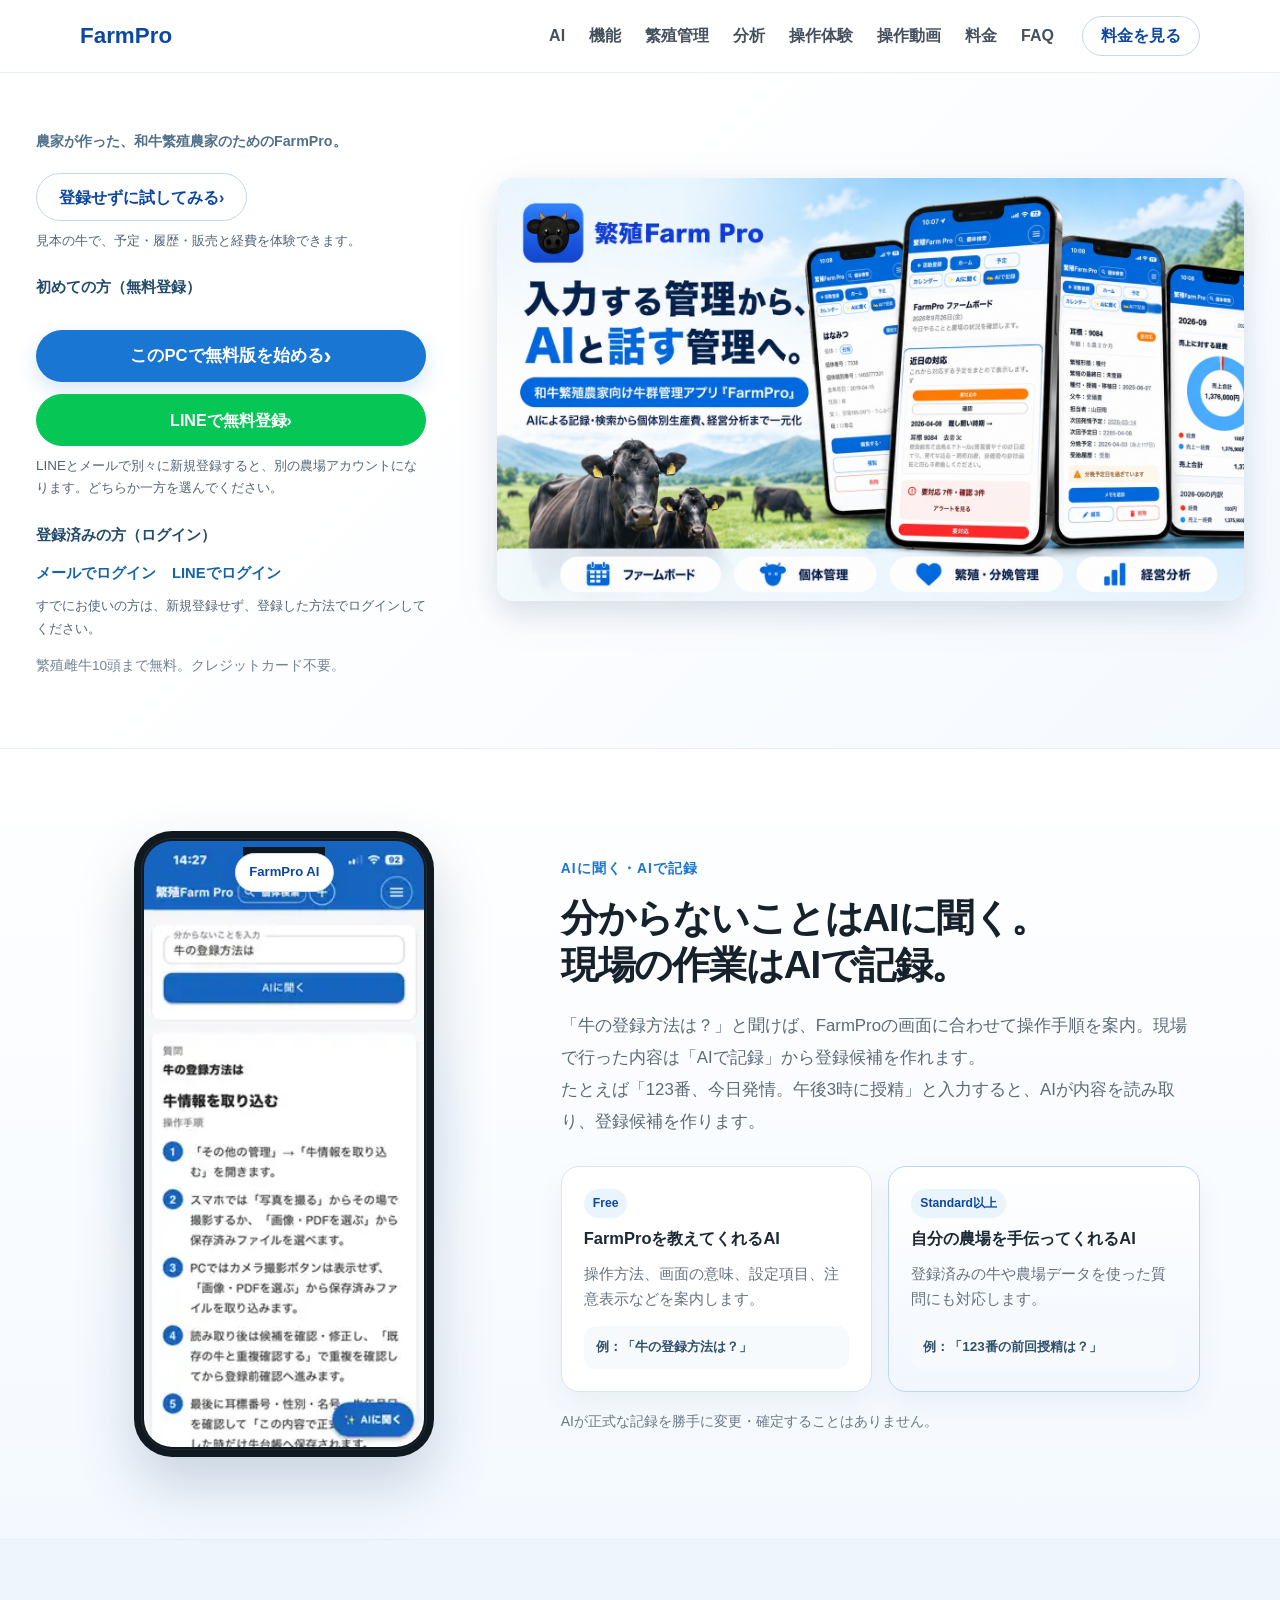
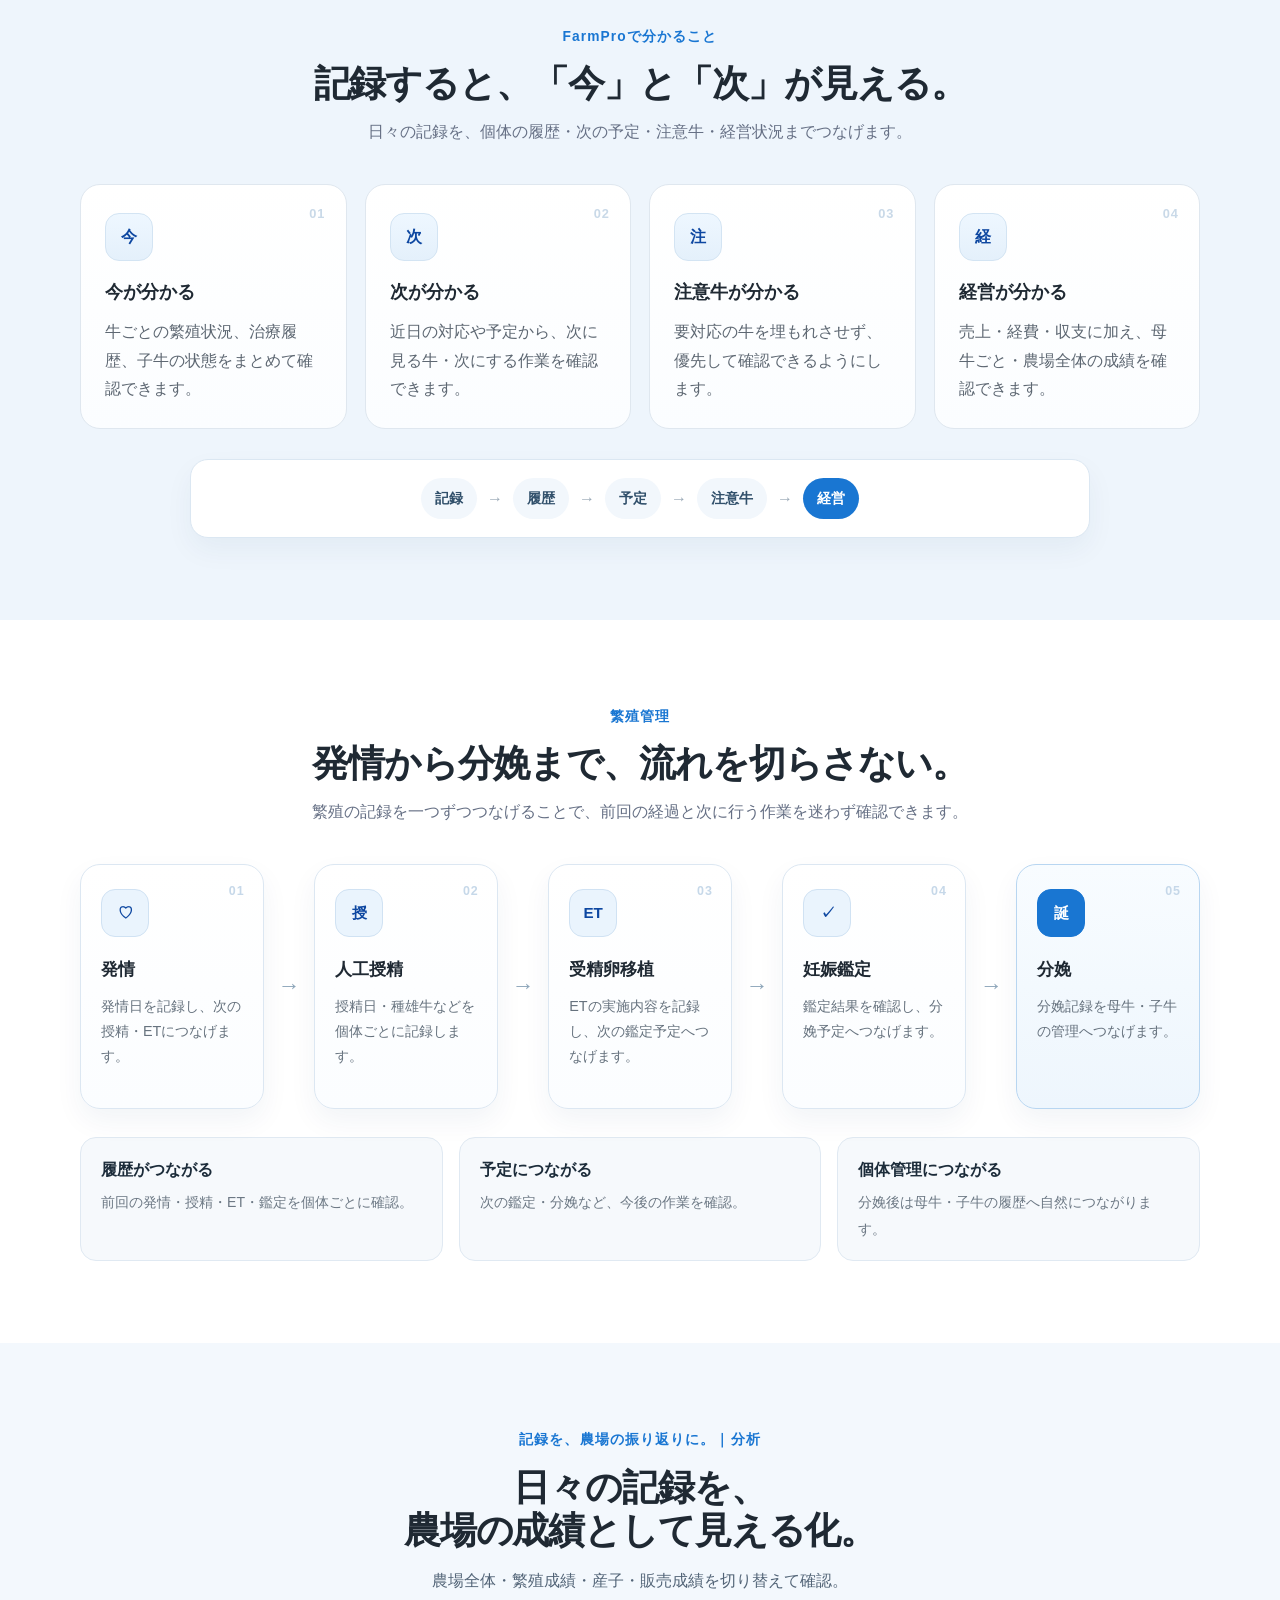
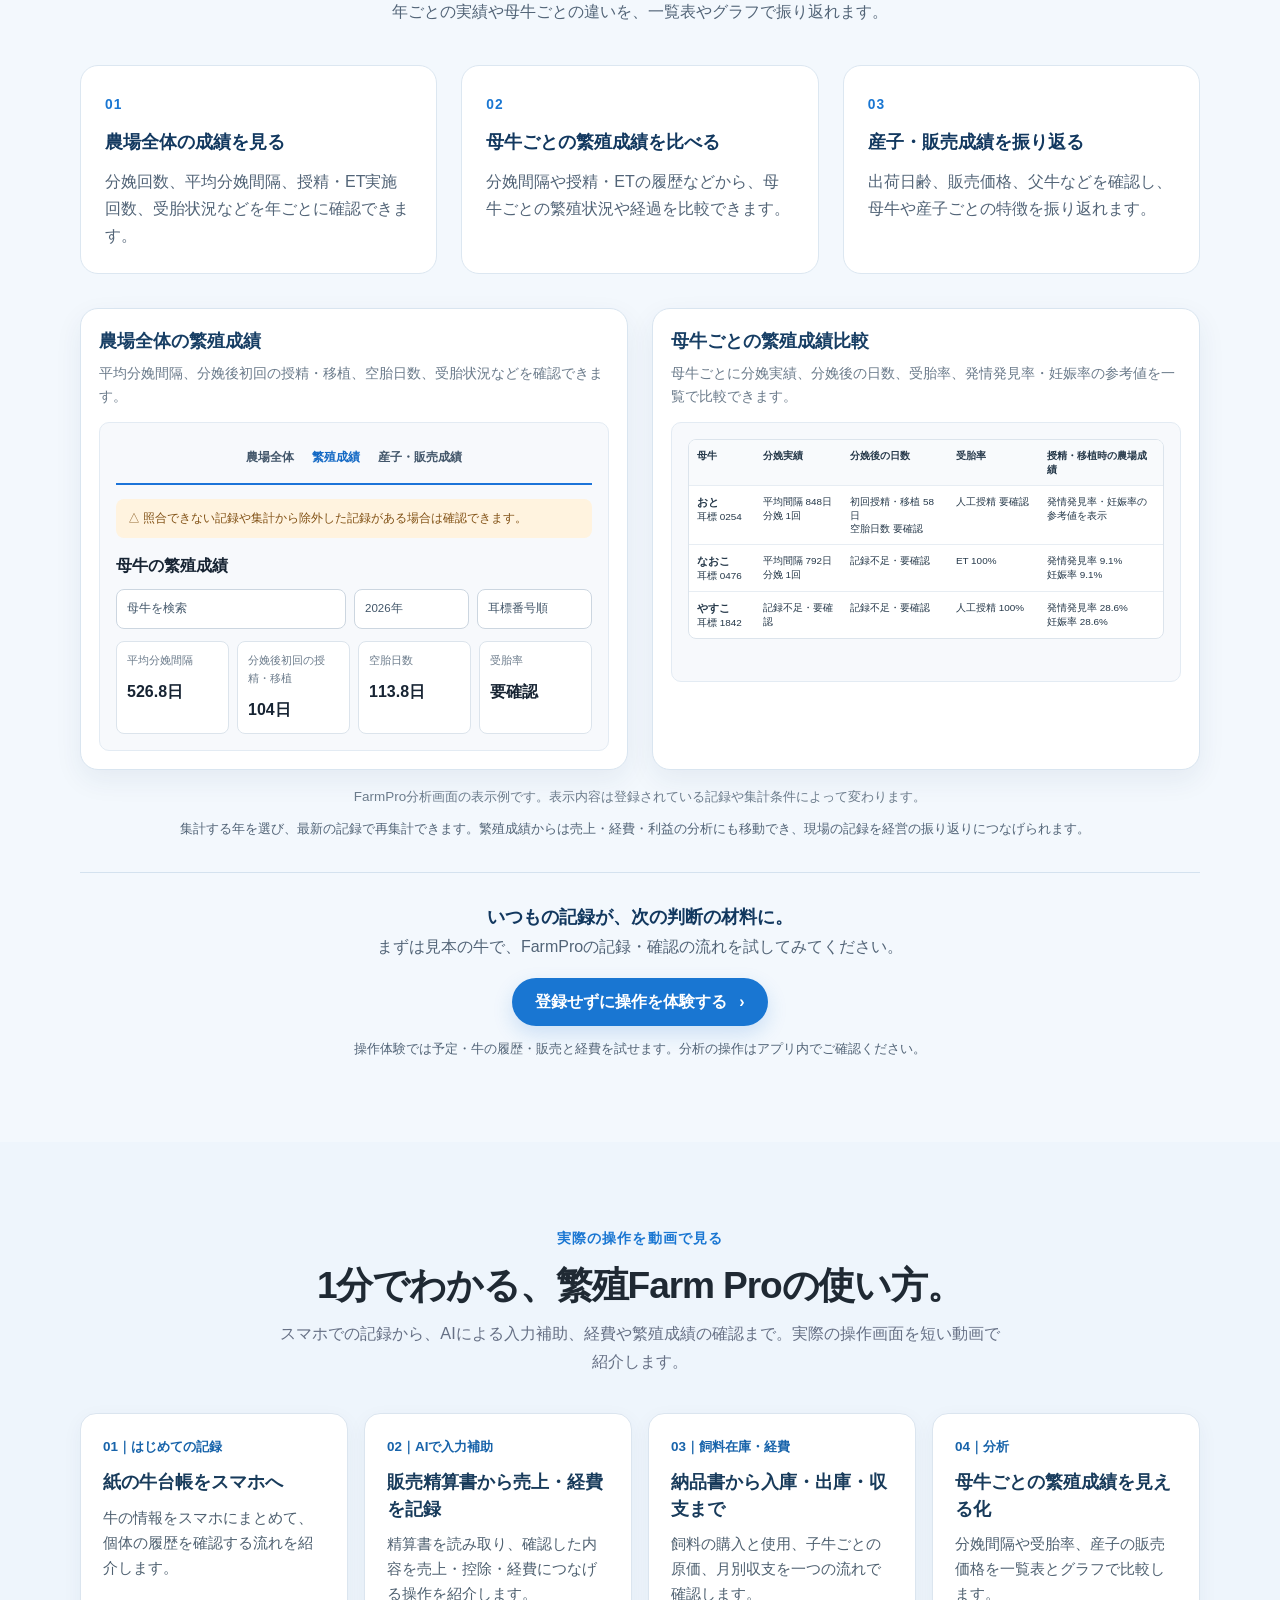
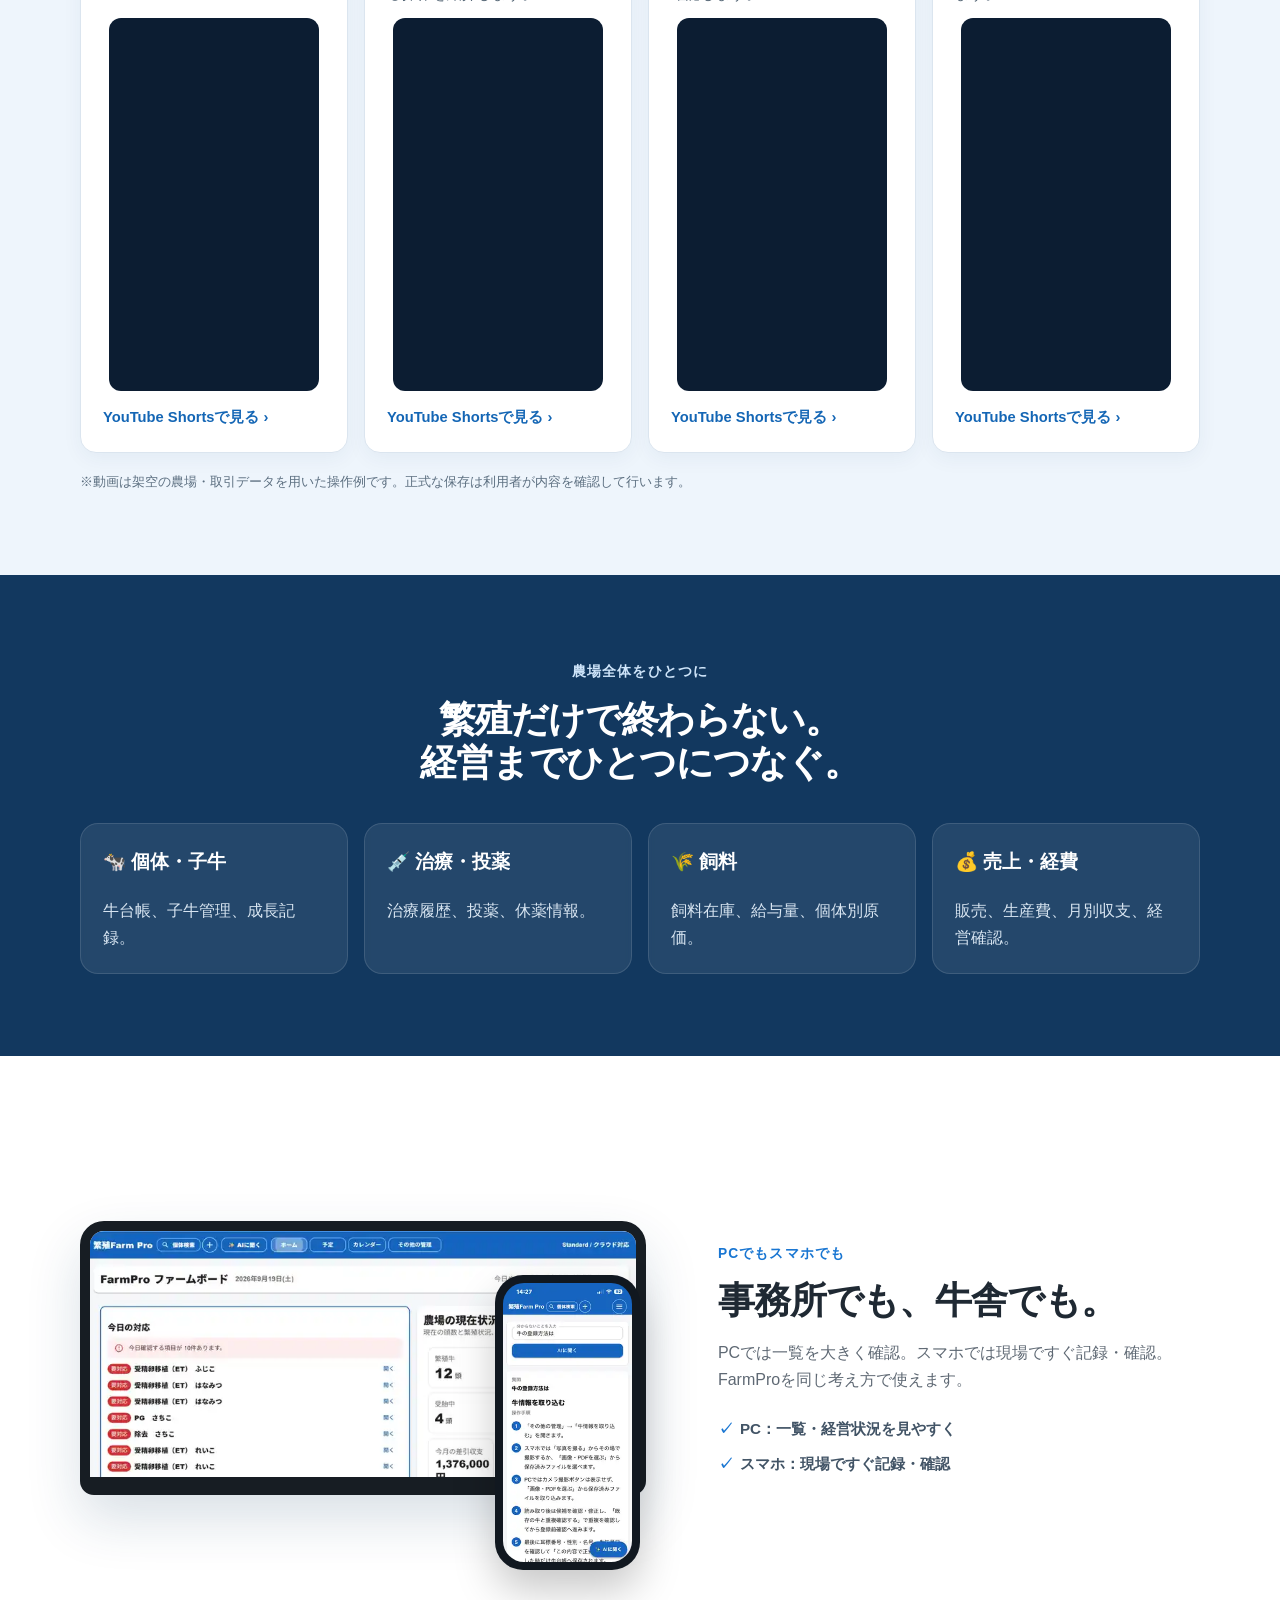
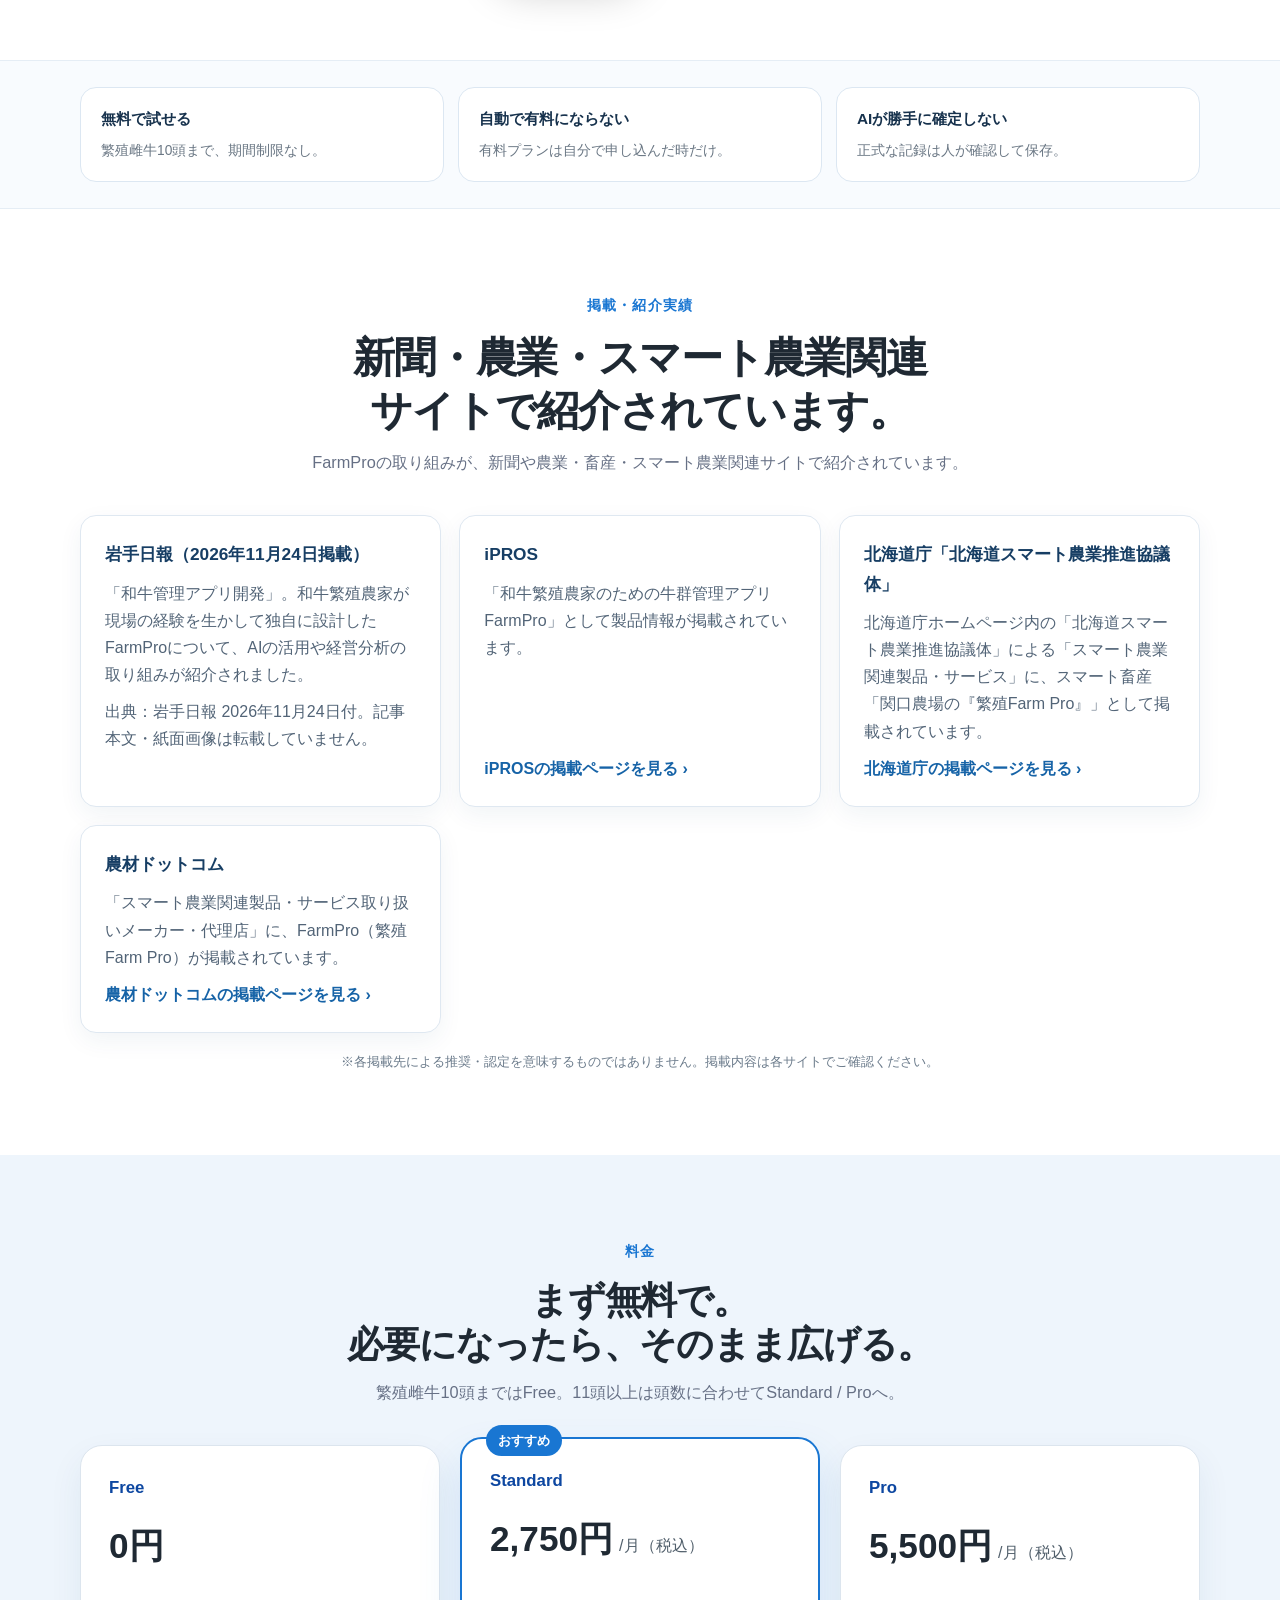
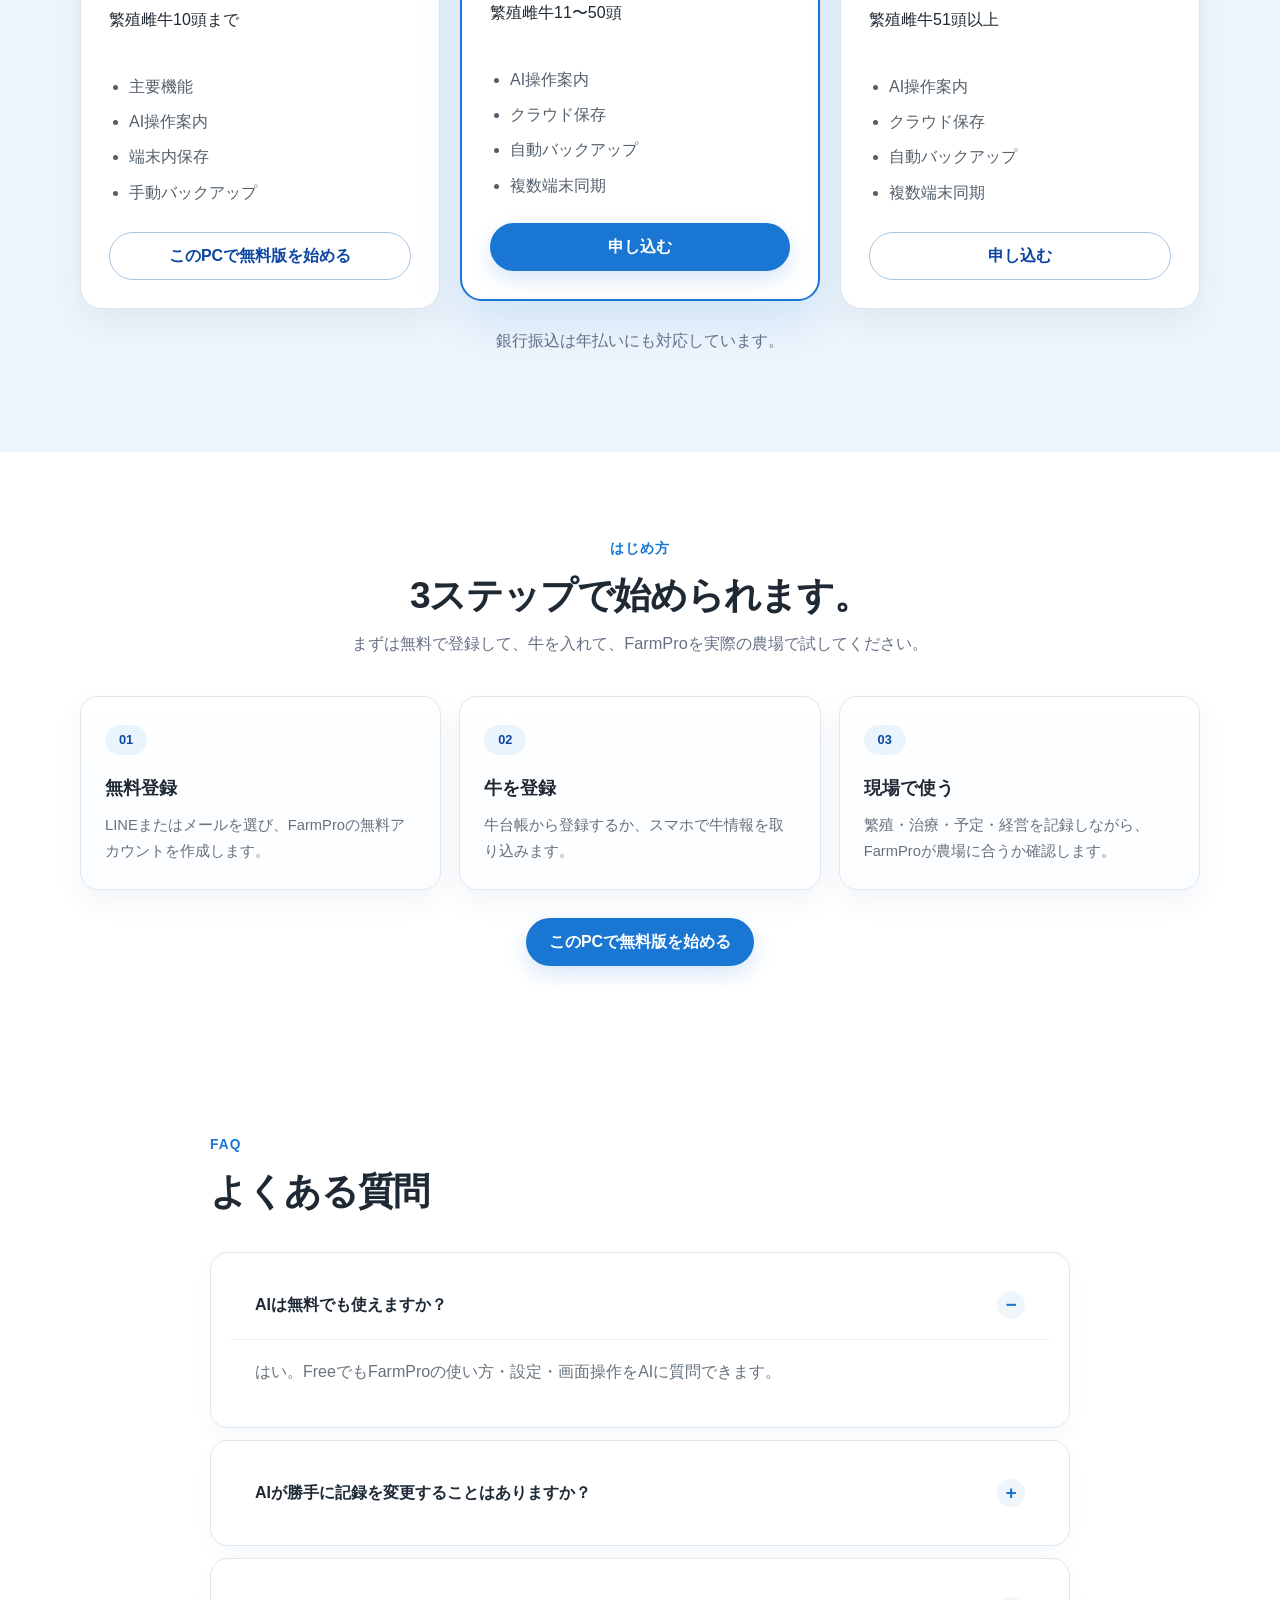
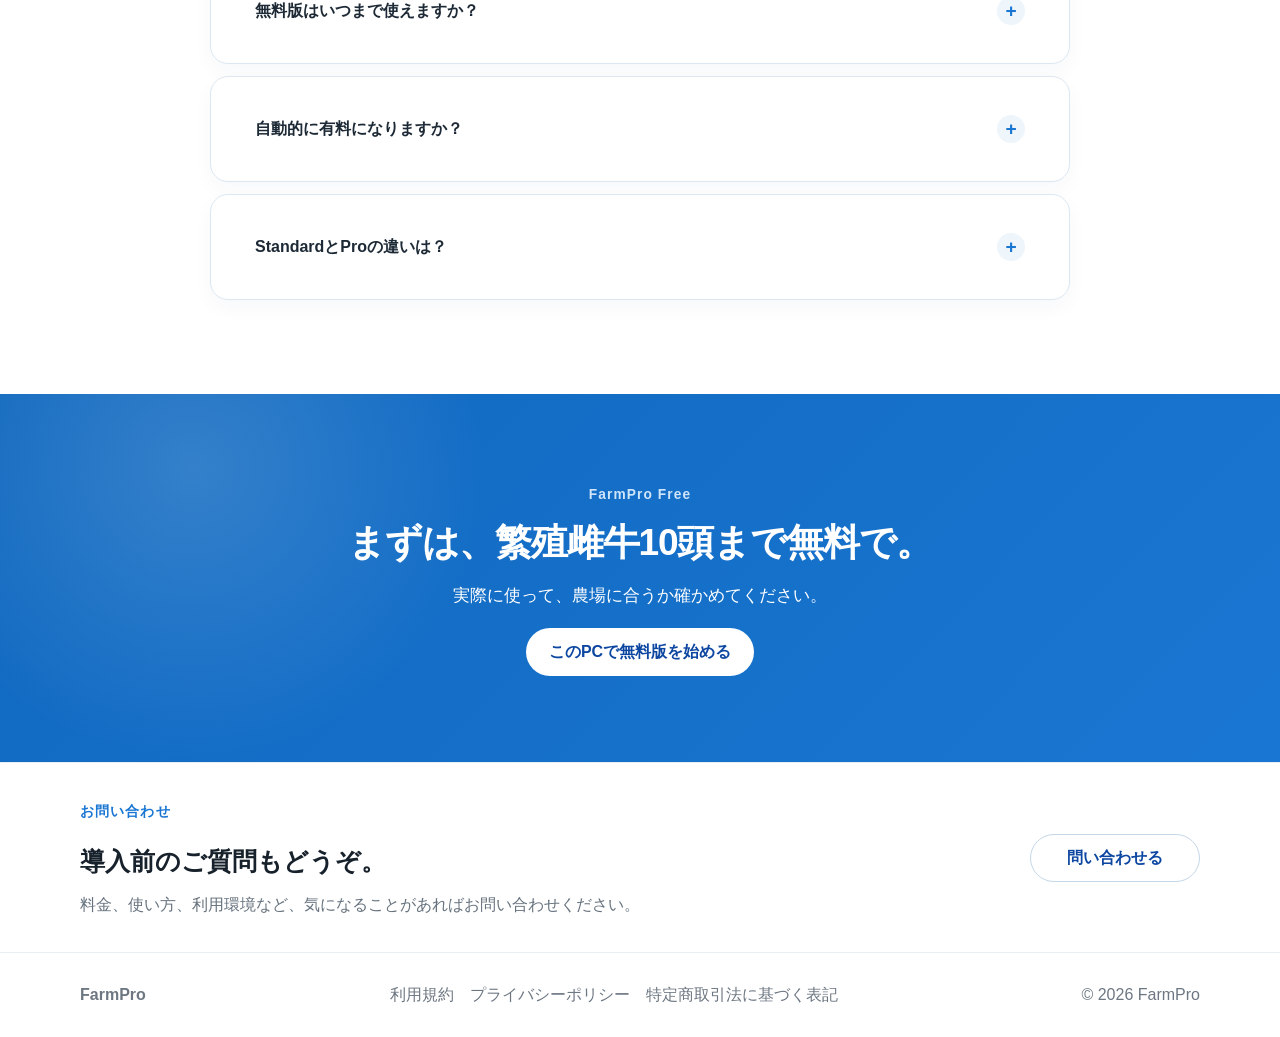
<file: index.html>
<!doctype html>
<html lang="ja">
<head>
  <meta charset="utf-8" />
  <meta name="viewport" content="width=device-width,initial-scale=1" />
  <title>FarmPro｜和牛繁殖管理・牛の個体管理アプリ</title>
  <meta name="description" content="和牛繁殖農家向けの管理アプリFarmPro。牛の個体台帳、発情・人工授精・妊娠鑑定・分娩予定、治療、子牛、飼料費や経営をまとめて管理。無料版から始められます。" />
  <link rel="canonical" href="https://farmpro-app.jp/" />
  <meta name="theme-color" content="#1976d2" />
  <meta property="og:type" content="website" />
  <meta property="og:locale" content="ja_JP" />
  <meta property="og:site_name" content="FarmPro" />
  <meta property="og:title" content="FarmPro｜繁殖農家の毎日を、もっと分かりやすく。" />
  <meta property="og:description" content="個体・繁殖・治療・子牛・予定・経営をFarmProひとつで。AIに質問でき、現場の内容をAIで記録できます。" />
  <meta property="og:url" content="https://farmpro-app.jp/" />
  <meta property="og:image" content="https://farmpro-app.jp/farmpro-social-20261011.jpg" />
  <meta property="og:image:type" content="image/jpeg" />
  <meta property="og:image:width" content="1624" />
  <meta property="og:image:height" content="920" />
  <meta property="og:image:alt" content="繁殖Farm Pro。入力する管理から、AIと話す管理へ。牛とアプリ画面を並べた青基調の画像。" />
  <meta name="twitter:card" content="summary_large_image" />
  <meta name="twitter:title" content="FarmPro｜繁殖農家の毎日を、もっと分かりやすく。" />
  <meta name="twitter:description" content="個体・繁殖・治療・子牛・予定・経営をFarmProひとつで。AIに質問でき、現場の内容をAIで記録できます。" />
  <meta name="twitter:image" content="https://farmpro-app.jp/farmpro-social-20261011.jpg" />
  <meta name="twitter:image:alt" content="繁殖Farm Pro。入力する管理から、AIと話す管理へ。牛とアプリ画面を並べた青基調の画像。" />
  <link rel="stylesheet" href="styles.css?v=20260920-final" />
  <link rel="stylesheet" href="analysis.css?v=20261108" />
  <style id="line-signup-entry-styles">
    .hero .hero-actions { display:flex; flex-direction:column; align-items:stretch; gap:12px; width:min(100%,390px); }
    .hero .hero-actions .btn { display:flex; justify-content:center; align-items:center; min-height:52px; text-align:center; }
    .hero .hero-actions .line-signup-cta { background:#06C755; color:#fff; border-color:#06C755; font-weight:700; }
    .hero .hero-actions .line-signup-cta:hover { background:#05b54d; border-color:#05b54d; color:#fff; }
    .hero .signup-section-title {font-size:.95rem;font-weight:800;margin:22px 0 6px;color:#234b6b;}
    .hero .signup-care-note {font-size:.84rem;line-height:1.65;color:#526477;margin:9px 0 0;max-width:390px;}
    .hero .login-options {display:flex;gap:8px 16px;flex-wrap:wrap;margin-top:8px;}
    .hero .login-options a {font-size:.92rem;font-weight:700;color:#1663a7;text-underline-offset:3px;}
    .hero .login-options a:focus-visible {outline:3px solid #1976d2;outline-offset:3px;}
  </style>
  <style id="pc-free-guide-styles">
    /* Keep the existing registration route; only the desktop guidance changes. */
    .btn .free-cta-label { font: inherit; line-height: inherit; }
    .free-cta-desktop, .pc-free-guide { display: none; }
    @media (min-width: 901px) and (hover: hover) and (pointer: fine) {
      .free-cta-default { display: none; }
      .free-cta-desktop { display: inline; }
      .pc-free-guide {
        display: block;
        margin: 0 0 14px;
        color: var(--muted);
        font-size: .9rem;
        line-height: 1.7;
      }
      .pc-free-guide strong { color: var(--blue-dark); font-size: .96rem; }
    }
  </style>
  <style id="hero-light-refresh">
    /* Hero-only: preserve all links, existing screenshots, and lower sections. */
    .hero{padding:56px 0 58px;background:linear-gradient(135deg,#fff 35%,#f4f9ff 100%)}
    .hero:after,.hero-landscape{display:none}
    .hero-grid{grid-template-columns:.74fr 1.26fr;gap:22px;align-items:center}
    .hero .farmer-made{color:#50708b;font-size:.89rem;font-weight:700;margin-bottom:20px}
    .hero h1{font-size:clamp(2.2rem,3.45vw,3.5rem);line-height:1.24}
    .hero-title-accent{margin-top:3px} .hero-copy{display:flex;flex-direction:column;align-items:flex-start;justify-content:center} .hero-copy .hero-actions{margin-top:24px}
    .hero-lead{font-size:1.04rem;line-height:1.75;margin:20px 0 26px}
    .hero-product{filter:drop-shadow(0 12px 22px rgba(23,62,100,.06))}
    .hero-poster{display:block;width:100%;height:auto;aspect-ratio:auto;object-fit:contain;border-radius:16px;box-shadow:0 12px 30px rgba(15,60,102,.10)}
    .hero-poster[hidden],.hero-poster-fallback[hidden]{display:none!important}

    .hero .microcopy{font-size:.85rem;color:#738293;margin-top:14px}
    @media(max-width:900px){.hero-grid{grid-template-columns:1fr;gap:24px}.hero{padding:42px 0 46px}.hero-product{max-width:680px}}
    @media(max-width:560px){.hero{padding:28px 0 36px}.hero h1{font-size:clamp(1.9rem,8vw,2.45rem)}.hero-lead{font-size:.96rem;margin:18px 0 22px}.hero .farmer-made{font-size:.82rem;margin-bottom:12px}.hero-product{padding-top:0}}
  </style>

  <style id="analysis-screenshot-styles">
    .analysis-screenshot-grid{display:grid;grid-template-columns:1fr 1fr;gap:24px;margin:34px auto 0}
    .analysis-screen-card{margin:0;background:#fff;border:1px solid #d9e5f0;border-radius:18px;padding:18px;box-shadow:0 10px 28px rgba(23,62,100,.07)}
    .analysis-screen-card figcaption{display:flex;flex-direction:column;gap:5px;margin-bottom:14px}
    .analysis-screen-card figcaption strong{font-size:1.1rem;color:#173e64}
    .analysis-screen-card figcaption span{font-size:.9rem;color:#6b7b8b;line-height:1.6}
    .analysis-screen-card img{display:block;width:100%;height:auto;border-radius:10px;border:1px solid #e3ebf3}
    .analysis-preview{border:1px solid #e3ebf3;border-radius:10px;background:#f7f9fc;padding:16px;min-height:260px;overflow:hidden}
    .analysis-preview-top{display:flex;gap:18px;justify-content:center;padding:8px 0 14px;border-bottom:2px solid #1c74d9;font-size:.78rem;font-weight:700;color:#42566a}
    .analysis-preview-top .active{color:#1268c4}
    .analysis-preview-alert{margin:14px 0;padding:10px 12px;border-radius:8px;background:#fff3df;color:#815115;font-size:.72rem}
    .analysis-preview-title{font-size:1rem;font-weight:800;color:#172433;margin:10px 0}
    .analysis-preview-controls{display:grid;grid-template-columns:1.5fr .75fr .75fr;gap:8px;margin-bottom:12px}
    .analysis-preview-control{background:#fff;border:1px solid #ccd6e0;border-radius:8px;padding:9px 10px;font-size:.72rem;color:#43576a}
    .analysis-preview-metrics{display:grid;grid-template-columns:repeat(4,1fr);gap:8px}
    .analysis-preview-metric{background:#fff;border:1px solid #dce4ec;border-radius:8px;padding:10px;min-height:88px}
    .analysis-preview-metric span{display:block;font-size:.66rem;color:#6b7b8b;margin-bottom:8px}
    .analysis-preview-metric strong{font-size:1rem;color:#172433}
    .analysis-preview-table{background:#fff;border:1px solid #dce4ec;border-radius:8px;overflow:hidden}
    .analysis-preview-row{display:grid;grid-template-columns:.9fr 1.2fr 1.45fr 1.25fr 1.7fr;border-top:1px solid #e7edf3}
    .analysis-preview-row:first-child{border-top:0;background:#f8fafc;font-weight:700}
    .analysis-preview-row span{padding:9px 8px;font-size:.62rem;color:#26394a;line-height:1.35}
    .analysis-preview-row strong{font-size:.68rem}
    .analysis-screen-note{margin:16px auto 0;color:#6b7b8b;font-size:.84rem;line-height:1.7;text-align:center}
    @media(max-width:820px){.analysis-screenshot-grid{grid-template-columns:1fr}.analysis-screen-card{padding:14px}.analysis-screen-note{text-align:left}}
  </style>

  <style id="media-mentions-styles">
    .media-mentions{background:#fff}
    .media-mentions .section-heading{max-width:1100px;margin-left:auto;margin-right:auto}.media-mentions .section-heading h2{font-size:clamp(2rem,3.3vw,3.25rem);line-height:1.25;text-wrap:balance}.media-mentions-grid{display:grid;grid-template-columns:repeat(3,minmax(0,1fr));gap:18px;max-width:1180px;margin:28px auto 0}
    .media-mention-card{display:flex;flex-direction:column;gap:10px;padding:24px;border:1px solid #dfe8f1;border-radius:16px;background:#fff;box-shadow:0 8px 24px rgba(23,62,100,.06)}
    .media-mention-card h3{margin:0;font-size:1.08rem;color:#173e64}
    .media-mention-card p{margin:0;color:#526477;line-height:1.7}
    .media-mention-card a{margin-top:auto;font-weight:700;color:#1663a7;text-underline-offset:3px}
    .media-mentions-note{max-width:1180px;margin:18px auto 0;color:#6b7b8b;font-size:.84rem;line-height:1.65;text-align:center}
    @media(max-width:980px){.media-mentions-grid{grid-template-columns:1fr 1fr}.media-mentions .section-heading h2{font-size:clamp(1.9rem,4vw,2.7rem)}}
    @media(max-width:700px){.media-mentions-grid{grid-template-columns:1fr}.media-mention-card{padding:20px}.media-mentions-note{text-align:left}.media-mentions .section-heading h2{font-size:clamp(1.75rem,7vw,2.25rem)}}
  </style>
  <!-- Google tag (gtag.js) -->
  <script async src="https://www.googletagmanager.com/gtag/js?id=G-KSR4VTW3Y4"></script>
  <script>
    window.dataLayer = window.dataLayer || [];
    function gtag(){dataLayer.push(arguments);}
    gtag('js', new Date());
    gtag('config', 'G-KSR4VTW3Y4');
  </script>
  <style id="farmpro-operation-videos-styles">
    .farmpro-video-grid{display:grid;grid-template-columns:repeat(4,minmax(0,1fr));gap:16px}
    .farmpro-video-card{min-width:0;background:#fff;border:1px solid #dbe5ef;border-radius:16px;padding:22px;box-shadow:0 6px 20px rgba(24,66,105,.05);display:flex;flex-direction:column;align-items:flex-start;gap:10px}
    .farmpro-video-number{font-size:.84rem;font-weight:800;color:#1763aa}
    .farmpro-video-card h3{font-size:1.1rem;line-height:1.5;margin:0;color:#183b5b}
    .farmpro-video-card p{font-size:.93rem;line-height:1.7;margin:0;color:#4e6070;flex:1}
    .farmpro-video-player{width:min(100%,210px);aspect-ratio:9/16;align-self:center;overflow:hidden;border-radius:12px;background:#0c1d32}
    .farmpro-video-player iframe{display:block;width:100%;height:100%;border:0}
    .farmpro-video-watch{display:inline-flex;align-items:center;gap:4px;color:#1466b5;font-weight:800;font-size:.92rem;text-underline-offset:3px;margin-top:4px}
    .farmpro-video-watch:hover{text-decoration:underline}
    .farmpro-video-note{font-size:.84rem;color:#5c6f80;margin:18px 0 0;line-height:1.65}
    @media(max-width:1000px){.farmpro-video-grid{grid-template-columns:repeat(2,minmax(0,1fr))}}
    @media(max-width:600px){.farmpro-video-grid{grid-template-columns:1fr}.farmpro-video-card{padding:20px}}
  </style>
</head>
<body>
<header class="site-header">
  <div class="container nav-wrap">
    <a class="brand" href="#top">FarmPro</a>
    <nav class="nav">
      <a href="#ai">AI</a>
      <a href="#features">機能</a>
      <a href="#workflow">繁殖管理</a>
      <a href="#analysis">分析</a>
      <a href="demo.html">操作体験</a>
      <a href="#videos">操作動画</a>
      <a href="#pricing">料金</a>
      <a href="#faq">FAQ</a>
    </nav>
    <a class="btn btn-outline btn-small" href="#pricing">料金を見る</a>
  </div>
</header>

<main id="top">
  <section class="hero">
    <div class="container hero-grid">
      <div class="hero-copy">
        <p class="farmer-made">農家が作った、和牛繁殖農家のためのFarmPro。</p>

        <a class="btn btn-outline" href="demo.html">登録せずに試してみる <span aria-hidden="true">›</span></a>
        <p class="signup-care-note">見本の牛で、予定・履歴・販売と経費を体験できます。</p>

        <p class="signup-section-title">初めての方（無料登録）</p>
        <div class="hero-actions">
          <a class="btn btn-primary hero-cta" href="https://app.farmpro-app.jp/register"><span class="free-cta-label free-cta-default">メールで無料登録</span><span class="free-cta-label free-cta-desktop">このPCで無料版を始める</span> <span aria-hidden="true">›</span></a>
          <a class="btn line-signup-cta" href="https://app.farmpro-app.jp/api/auth/line/start" aria-label="LINEで無料登録">LINEで無料登録 <span aria-hidden="true">›</span></a>
        </div>
        <p class="signup-care-note">LINEとメールで別々に新規登録すると、別の農場アカウントになります。どちらか一方を選んでください。</p>
        <p class="signup-section-title">登録済みの方（ログイン）</p>
        <div class="login-options">
          <a href="https://app.farmpro-app.jp/login">メールでログイン</a>
          <a href="https://app.farmpro-app.jp/api/auth/line/start">LINEでログイン</a>
        </div>
        <p class="signup-care-note">すでにお使いの方は、新規登録せず、登録した方法でログインしてください。</p>
        <p class="microcopy">繁殖雌牛10頭まで無料。クレジットカード不要。</p>
      </div>

      <div class="hero-product" aria-label="FarmProの画面と利用イメージ">
        <img class="hero-poster" src="2026%E5%B9%B49%E6%9C%8826%E6%97%A5%2010_21_21.jpg" alt="和牛繁殖農家向けFarmPro。牛の個体管理・繁殖管理・経営分析とAI機能のイメージ" onload="this.nextElementSibling.hidden=true" onerror="this.hidden=true" />
        <div class="hero-poster-fallback">
        <div class="laptop-shell">
          <div class="laptop-camera"></div>
          <div class="laptop-screen">
            <img src="farmpro-pc-home-v2.webp" alt="現在のFarmProファームボード画面" />
          </div>
          <div class="laptop-base"></div>
        </div>
        <div class="phone-overlay">
          <div class="phone-notch"></div>
          <img src="farmpro-mobile-ai.webp" alt="FarmProスマホ版のAI操作案内画面" />
        </div>
        </div>
      </div>
    </div>
    <div class="hero-landscape" aria-hidden="true">
      <div class="hill hill-a"></div>
      <div class="hill hill-b"></div>
    </div>
  </section>

  <section class="section ai-section" id="ai">
    <div class="container ai-showcase">
      <div class="ai-device-card">
        <div class="ai-device-label">FarmPro AI</div>
        <div class="phone-shell">
          <div class="phone-notch"></div>
          <img src="farmpro-mobile-ai.webp" alt="スマホ版FarmProのAI操作案内画面" />
        </div>
      </div>

      <div class="ai-copy">
        <span class="eyebrow">AIに聞く・AIで記録</span>
        <h2>分からないことはAIに聞く。<br>現場の作業はAIで記録。</h2>
        <p class="lead">「牛の登録方法は？」と聞けば、FarmProの画面に合わせて操作手順を案内。現場で行った内容は「AIで記録」から登録候補を作れます。<br>たとえば「123番、今日発情。午後3時に授精」と入力すると、AIが内容を読み取り、登録候補を作ります。</p>

        <div class="ai-plan-grid">
          <article class="ai-plan-card">
            <div class="ai-plan-head"><span>Free</span><strong>FarmProを教えてくれるAI</strong></div>
            <p>操作方法、画面の意味、設定項目、注意表示などを案内します。</p>
            <div class="ai-example">例：「牛の登録方法は？」</div>
          </article>

          <article class="ai-plan-card ai-plan-card-standard">
            <div class="ai-plan-head"><span>Standard以上</span><strong>自分の農場を手伝ってくれるAI</strong></div>
            <p>登録済みの牛や農場データを使った質問にも対応します。</p>
            <div class="ai-example">例：「123番の前回授精は？」</div>
          </article>
        </div>

        <p class="ai-note">AIが正式な記録を勝手に変更・確定することはありません。</p>
      </div>
    </div>
  </section>

  <section class="section section-soft" id="features">
    <div class="container">
      <div class="section-heading">
        <span class="eyebrow">FarmProで分かること</span>
        <h2>記録すると、「今」と「次」が見える。</h2>
        <p class="section-intro">日々の記録を、個体の履歴・次の予定・注意牛・経営状況までつなげます。</p>
      </div>

      <div class="feature-grid feature-grid-v2">
        <article>
          <div class="feature-kicker">01</div>
          <div class="icon">今</div>
          <h3>今が分かる</h3>
          <p>牛ごとの繁殖状況、治療履歴、子牛の状態をまとめて確認できます。</p>
        </article>
        <article>
          <div class="feature-kicker">02</div>
          <div class="icon">次</div>
          <h3>次が分かる</h3>
          <p>近日の対応や予定から、次に見る牛・次にする作業を確認できます。</p>
        </article>
        <article>
          <div class="feature-kicker">03</div>
          <div class="icon">注</div>
          <h3>注意牛が分かる</h3>
          <p>要対応の牛を埋もれさせず、優先して確認できるようにします。</p>
        </article>
        <article>
          <div class="feature-kicker">04</div>
          <div class="icon">経</div>
          <h3>経営が分かる</h3>
          <p>売上・経費・収支に加え、母牛ごと・農場全体の成績を確認できます。</p>
        </article>
      </div>

      <div class="feature-summary">
        <span>記録</span><i>→</i><span>履歴</span><i>→</i><span>予定</span><i>→</i><span>注意牛</span><i>→</i><span class="accent">経営</span>
      </div>
    </div>
  </section>

  <section class="section workflow-section" id="workflow">
    <div class="container">
      <div class="section-heading">
        <span class="eyebrow">繁殖管理</span>
        <h2>発情から分娩まで、流れを切らさない。</h2>
        <p class="section-intro">繁殖の記録を一つずつつなげることで、前回の経過と次に行う作業を迷わず確認できます。</p>
      </div>

      <div class="breeding-flow">
        <article>
          <div class="step-no">01</div>
          <div class="step-icon">♡</div>
          <h3>発情</h3>
          <p>発情日を記録し、次の授精・ETにつなげます。</p>
        </article>
        <div class="flow-arrow">→</div>
        <article>
          <div class="step-no">02</div>
          <div class="step-icon">授</div>
          <h3>人工授精</h3>
          <p>授精日・種雄牛などを個体ごとに記録します。</p>
        </article>
        <div class="flow-arrow">→</div>
        <article>
          <div class="step-no">03</div>
          <div class="step-icon">ET</div>
          <h3>受精卵移植</h3>
          <p>ETの実施内容を記録し、次の鑑定予定へつなげます。</p>
        </article>
        <div class="flow-arrow">→</div>
        <article>
          <div class="step-no">04</div>
          <div class="step-icon">✓</div>
          <h3>妊娠鑑定</h3>
          <p>鑑定結果を確認し、分娩予定へつなげます。</p>
        </article>
        <div class="flow-arrow">→</div>
        <article class="final-step">
          <div class="step-no">05</div>
          <div class="step-icon">誕</div>
          <h3>分娩</h3>
          <p>分娩記録を母牛・子牛の管理へつなげます。</p>
        </article>
      </div>

      <div class="workflow-bottom">
        <div>
          <strong>履歴がつながる</strong>
          <span>前回の発情・授精・ET・鑑定を個体ごとに確認。</span>
        </div>
        <div>
          <strong>予定につながる</strong>
          <span>次の鑑定・分娩など、今後の作業を確認。</span>
        </div>
        <div>
          <strong>個体管理につながる</strong>
          <span>分娩後は母牛・子牛の履歴へ自然につながります。</span>
        </div>
      </div>
    </div>
  </section>

  <section class="section analysis-section" id="analysis" aria-labelledby="analysis-title">
    <div class="container">
      <div class="section-heading">
        <span class="eyebrow">記録を、農場の振り返りに。｜分析</span>
        <h2 id="analysis-title">日々の記録を、<br>農場の成績として見える化。</h2>
        <p class="section-intro">農場全体・繁殖成績・産子・販売成績を切り替えて確認。<br>年ごとの実績や母牛ごとの違いを、一覧表やグラフで振り返れます。</p>
      </div>

      <div class="analysis-benefits">
        <article>
          <span class="analysis-number">01</span>
          <h3>農場全体の成績を見る</h3>
          <p>分娩回数、平均分娩間隔、授精・ET実施回数、受胎状況などを年ごとに確認できます。</p>
        </article>
        <article>
          <span class="analysis-number">02</span>
          <h3>母牛ごとの繁殖成績を比べる</h3>
          <p>分娩間隔や授精・ETの履歴などから、母牛ごとの繁殖状況や経過を比較できます。</p>
        </article>
        <article>
          <span class="analysis-number">03</span>
          <h3>産子・販売成績を振り返る</h3>
          <p>出荷日齢、販売価格、父牛などを確認し、母牛や産子ごとの特徴を振り返れます。</p>
        </article>
      </div>

      <div class="analysis-screenshot-grid">
        <figure class="analysis-screen-card">
          <figcaption>
            <strong>農場全体の繁殖成績</strong>
            <span>平均分娩間隔、分娩後初回の授精・移植、空胎日数、受胎状況などを確認できます。</span>
          </figcaption>
          <div class="analysis-preview" role="img" aria-label="FarmProの農場全体の繁殖成績画面の表示例">
            <div class="analysis-preview-top"><span>農場全体</span><span class="active">繁殖成績</span><span>産子・販売成績</span></div>
            <div class="analysis-preview-alert">△ 照合できない記録や集計から除外した記録がある場合は確認できます。</div>
            <div class="analysis-preview-title">母牛の繁殖成績</div>
            <div class="analysis-preview-controls"><div class="analysis-preview-control">母牛を検索</div><div class="analysis-preview-control">2026年</div><div class="analysis-preview-control">耳標番号順</div></div>
            <div class="analysis-preview-metrics">
              <div class="analysis-preview-metric"><span>平均分娩間隔</span><strong>526.8日</strong></div>
              <div class="analysis-preview-metric"><span>分娩後初回の授精・移植</span><strong>104日</strong></div>
              <div class="analysis-preview-metric"><span>空胎日数</span><strong>113.8日</strong></div>
              <div class="analysis-preview-metric"><span>受胎率</span><strong>要確認</strong></div>
            </div>
          </div>
        </figure>
        <figure class="analysis-screen-card">
          <figcaption>
            <strong>母牛ごとの繁殖成績比較</strong>
            <span>母牛ごとに分娩実績、分娩後の日数、受胎率、発情発見率・妊娠率の参考値を一覧で比較できます。</span>
          </figcaption>
          <div class="analysis-preview" role="img" aria-label="FarmProの母牛ごとの繁殖成績比較画面の表示例">
            <div class="analysis-preview-table">
              <div class="analysis-preview-row"><span>母牛</span><span>分娩実績</span><span>分娩後の日数</span><span>受胎率</span><span>授精・移植時の農場成績</span></div>
              <div class="analysis-preview-row"><span><strong>おと</strong><br>耳標 0254</span><span>平均間隔 848日<br>分娩 1回</span><span>初回授精・移植 58日<br>空胎日数 要確認</span><span>人工授精 要確認</span><span>発情発見率・妊娠率の参考値を表示</span></div>
              <div class="analysis-preview-row"><span><strong>なおこ</strong><br>耳標 0476</span><span>平均間隔 792日<br>分娩 1回</span><span>記録不足・要確認</span><span>ET 100%</span><span>発情発見率 9.1%<br>妊娠率 9.1%</span></div>
              <div class="analysis-preview-row"><span><strong>やすこ</strong><br>耳標 1842</span><span>記録不足・要確認</span><span>記録不足・要確認</span><span>人工授精 100%</span><span>発情発見率 28.6%<br>妊娠率 28.6%</span></div>
            </div>
          </div>
        </figure>
      </div>
      <p class="analysis-screen-note">FarmPro分析画面の表示例です。表示内容は登録されている記録や集計条件によって変わります。</p>
      <p class="analysis-context-note">集計する年を選び、最新の記録で再集計できます。繁殖成績からは売上・経費・利益の分析にも移動でき、現場の記録を経営の振り返りにつなげられます。</p>
      <div class="analysis-next">
        <p><strong>いつもの記録が、次の判断の材料に。</strong><br>まずは見本の牛で、FarmProの記録・確認の流れを試してみてください。</p>
        <a class="btn btn-primary" href="demo.html">登録せずに操作を体験する <span aria-hidden="true">›</span></a>
        <small>操作体験では予定・牛の履歴・販売と経費を試せます。分析の操作はアプリ内でご確認ください。</small>
      </div>
    </div>
  </section>

  <section class="section section-soft" id="videos" aria-labelledby="videos-title">
    <div class="container">
      <div class="section-heading">
        <span class="eyebrow">実際の操作を動画で見る</span>
        <h2 id="videos-title">1分でわかる、繁殖Farm Proの使い方。</h2>
        <p class="section-intro">スマホでの記録から、AIによる入力補助、経費や繁殖成績の確認まで。実際の操作画面を短い動画で紹介します。</p>
      </div>
      <div class="farmpro-video-grid">
        <article class="farmpro-video-card">
          <span class="farmpro-video-number">01｜はじめての記録</span>
          <h3>紙の牛台帳をスマホへ</h3>
          <p>牛の情報をスマホにまとめて、個体の履歴を確認する流れを紹介します。</p>
          <div class="farmpro-video-player"><iframe loading="lazy" src="https://www.youtube-nocookie.com/embed/ecuoz-iw-dE" title="紙の牛台帳をスマホへのYouTube Shorts" allow="accelerometer; encrypted-media; gyroscope; picture-in-picture; web-share" referrerpolicy="strict-origin-when-cross-origin" allowfullscreen></iframe></div>
          <a class="farmpro-video-watch" href="https://youtube.com/shorts/ecuoz-iw-dE" target="_blank" rel="noopener noreferrer">YouTube Shortsで見る <span aria-hidden="true">›</span></a>
        </article>
        <article class="farmpro-video-card">
          <span class="farmpro-video-number">02｜AIで入力補助</span>
          <h3>販売精算書から売上・経費を記録</h3>
          <p>精算書を読み取り、確認した内容を売上・控除・経費につなげる操作を紹介します。</p>
          <div class="farmpro-video-player"><iframe loading="lazy" src="https://www.youtube-nocookie.com/embed/ZJCfkaQ7V0g" title="販売精算書から売上・経費を記録のYouTube Shorts" allow="accelerometer; encrypted-media; gyroscope; picture-in-picture; web-share" referrerpolicy="strict-origin-when-cross-origin" allowfullscreen></iframe></div>
          <a class="farmpro-video-watch" href="https://youtube.com/shorts/ZJCfkaQ7V0g" target="_blank" rel="noopener noreferrer">YouTube Shortsで見る <span aria-hidden="true">›</span></a>
        </article>
        <article class="farmpro-video-card">
          <span class="farmpro-video-number">03｜飼料在庫・経費</span>
          <h3>納品書から入庫・出庫・収支まで</h3>
          <p>飼料の購入と使用、子牛ごとの原価、月別収支を一つの流れで確認します。</p>
          <div class="farmpro-video-player"><iframe loading="lazy" src="https://www.youtube-nocookie.com/embed/_bjVmZGhR2I" title="納品書から入庫・出庫・収支までのYouTube Shorts" allow="accelerometer; encrypted-media; gyroscope; picture-in-picture; web-share" referrerpolicy="strict-origin-when-cross-origin" allowfullscreen></iframe></div>
          <a class="farmpro-video-watch" href="https://youtube.com/shorts/_bjVmZGhR2I" target="_blank" rel="noopener noreferrer">YouTube Shortsで見る <span aria-hidden="true">›</span></a>
        </article>
        <article class="farmpro-video-card">
          <span class="farmpro-video-number">04｜分析</span>
          <h3>母牛ごとの繁殖成績を見える化</h3>
          <p>分娩間隔や受胎率、産子の販売価格を一覧表とグラフで比較します。</p>
          <div class="farmpro-video-player"><iframe loading="lazy" src="https://www.youtube-nocookie.com/embed/q920FXWw4Aw" title="母牛ごとの繁殖成績を見える化のYouTube Shorts" allow="accelerometer; encrypted-media; gyroscope; picture-in-picture; web-share" referrerpolicy="strict-origin-when-cross-origin" allowfullscreen></iframe></div>
          <a class="farmpro-video-watch" href="https://youtube.com/shorts/q920FXWw4Aw" target="_blank" rel="noopener noreferrer">YouTube Shortsで見る <span aria-hidden="true">›</span></a>
        </article>
      </div>
      <p class="farmpro-video-note">※動画は架空の農場・取引データを用いた操作例です。正式な保存は利用者が内容を確認して行います。</p>
    </div>
  </section>

  <section class="section section-dark">
    <div class="container">
      <div class="section-heading light">
        <span class="eyebrow light">農場全体をひとつに</span>
        <h2>繁殖だけで終わらない。<br>経営までひとつにつなぐ。</h2>
      </div>
      <div class="dark-grid">
        <div><h3>🐄 個体・子牛</h3><p>牛台帳、子牛管理、成長記録。</p></div>
        <div><h3>💉 治療・投薬</h3><p>治療履歴、投薬、休薬情報。</p></div>
        <div><h3>🌾 飼料</h3><p>飼料在庫、給与量、個体別原価。</p></div>
        <div><h3>💰 売上・経費</h3><p>販売、生産費、月別収支、経営確認。</p></div>
      </div>
    </div>
  </section>

  <section class="section device-section">
    <div class="container device-grid">
      <div class="device-visual">
        <div class="device-pc">
          <img src="farmpro-pc-home-v2.webp" alt="FarmPro PC版のファームボード画面" />
        </div>
        <div class="device-phone">
          <img src="farmpro-mobile-ai.webp" alt="FarmProスマホ版のAI画面" />
        </div>
      </div>
      <div class="device-copy">
        <span class="eyebrow">PCでもスマホでも</span>
        <h2>事務所でも、牛舎でも。</h2>
        <p class="lead">PCでは一覧を大きく確認。スマホでは現場ですぐ記録・確認。FarmProを同じ考え方で使えます。</p>
        <div class="device-points">
          <span>PC：一覧・経営状況を見やすく</span>
          <span>スマホ：現場ですぐ記録・確認</span>
        </div>
      </div>
    </div>
  </section>

  <section class="trust-strip">
    <div class="container trust-grid">
      <div><strong>無料で試せる</strong><span>繁殖雌牛10頭まで、期間制限なし。</span></div>
      <div><strong>自動で有料にならない</strong><span>有料プランは自分で申し込んだ時だけ。</span></div>
      <div><strong>AIが勝手に確定しない</strong><span>正式な記録は人が確認して保存。</span></div>
    </div>
  </section>


  <section class="section media-mentions" id="media-mentions" aria-labelledby="media-mentions-title">
    <div class="container">
      <div class="section-heading">
        <span class="eyebrow">掲載・紹介実績</span>
        <h2 id="media-mentions-title">新聞・農業・スマート農業関連サイトで紹介されています。</h2>
        <p class="section-intro">FarmProの取り組みが、新聞や農業・畜産・スマート農業関連サイトで紹介されています。</p>
      </div>
      <div class="media-mentions-grid">
        <article class="media-mention-card">
          <h3>岩手日報（2026年11月24日掲載）</h3>
          <p>「和牛管理アプリ開発」。和牛繁殖農家が現場の経験を生かして独自に設計したFarmProについて、AIの活用や経営分析の取り組みが紹介されました。</p>
          <p class="media-mention-source">出典：岩手日報 2026年11月24日付。記事本文・紙面画像は転載していません。</p>
        </article>
        <article class="media-mention-card">
          <h3>iPROS</h3>
          <p>「和牛繁殖農家のための牛群管理アプリ FarmPro」として製品情報が掲載されています。</p>
          <a href="https://www.ipros.com/product/detail/2001584484/" target="_blank" rel="noopener noreferrer">iPROSの掲載ページを見る <span aria-hidden="true">›</span></a>
        </article>
        <article class="media-mention-card">
          <h3>北海道庁「北海道スマート農業推進協議体」</h3>
          <p>北海道庁ホームページ内の「北海道スマート農業推進協議体」による「スマート農業関連製品・サービス」に、スマート畜産「関口農場の『繁殖Farm Pro』」として掲載されています。</p>
          <a href="https://www.pref.hokkaido.lg.jp/ns/gjf/135050.html" target="_blank" rel="noopener noreferrer">北海道庁の掲載ページを見る <span aria-hidden="true">›</span></a>
        </article>
        <article class="media-mention-card">
          <h3>農材ドットコム</h3>
          <p>「スマート農業関連製品・サービス取り扱いメーカー・代理店」に、FarmPro（繁殖Farm Pro）が掲載されています。</p>
          <a href="https://www.nouzai.com/agri-shizai/smart-farming" target="_blank" rel="noopener noreferrer">農材ドットコムの掲載ページを見る <span aria-hidden="true">›</span></a>
        </article>
      </div>
      <p class="media-mentions-note">※各掲載先による推奨・認定を意味するものではありません。掲載内容は各サイトでご確認ください。</p>
    </div>
  </section>

  <section class="section section-soft" id="pricing">
    <div class="container">
      <div class="section-heading">
        <span class="eyebrow">料金</span>
        <h2>まず無料で。<br>必要になったら、そのまま広げる。</h2>
        <p class="section-intro">繁殖雌牛10頭まではFree。11頭以上は頭数に合わせてStandard / Proへ。</p>
      </div>
      <div class="pricing-grid">
        <article class="price-card">
          <div class="plan">Free</div><div class="price"><b>0円</b></div>
          <p>繁殖雌牛10頭まで</p>
          <ul><li>主要機能</li><li>AI操作案内</li><li>端末内保存</li><li>手動バックアップ</li></ul>
          <a class="btn btn-secondary full" href="https://app.farmpro-app.jp/register"><span class="free-cta-label free-cta-default">無料で始める</span><span class="free-cta-label free-cta-desktop">このPCで無料版を始める</span></a>
        </article>
        <article class="price-card featured">
          <div class="badge">おすすめ</div><div class="plan">Standard</div>
          <div class="price"><b>2,750円</b><span>/月（税込）</span></div>
          <p>繁殖雌牛11〜50頭</p>
          <ul><li>AI操作案内</li><li>クラウド保存</li><li>自動バックアップ</li><li>複数端末同期</li></ul>
          <a class="btn btn-primary full" href="https://app.farmpro-app.jp/paid-plan?plan=standard">申し込む</a>
        </article>
        <article class="price-card">
          <div class="plan">Pro</div><div class="price"><b>5,500円</b><span>/月（税込）</span></div>
          <p>繁殖雌牛51頭以上</p>
          <ul><li>AI操作案内</li><li>クラウド保存</li><li>自動バックアップ</li><li>複数端末同期</li></ul>
          <a class="btn btn-secondary full" href="https://app.farmpro-app.jp/paid-plan?plan=pro">申し込む</a>
        </article>
      </div>
      <p class="pricing-note">銀行振込は年払いにも対応しています。</p>
    </div>
  </section>

  <section class="section start-section" id="start">
    <div class="container">
      <div class="section-heading">
        <span class="eyebrow">はじめ方</span>
        <h2>3ステップで始められます。</h2>
        <p class="section-intro">まずは無料で登録して、牛を入れて、FarmProを実際の農場で試してください。</p>
      </div>

      <div class="start-grid">
        <article>
          <div class="start-no">01</div>
          <h3>無料登録</h3>
          <p>LINEまたはメールを選び、FarmProの無料アカウントを作成します。</p>
        </article>
        <article>
          <div class="start-no">02</div>
          <h3>牛を登録</h3>
          <p>牛台帳から登録するか、スマホで牛情報を取り込みます。</p>
        </article>
        <article>
          <div class="start-no">03</div>
          <h3>現場で使う</h3>
          <p>繁殖・治療・予定・経営を記録しながら、FarmProが農場に合うか確認します。</p>
        </article>
      </div>

      <div class="start-cta">
        <a class="btn btn-primary" href="https://app.farmpro-app.jp/register"><span class="free-cta-label free-cta-default">無料で始める</span><span class="free-cta-label free-cta-desktop">このPCで無料版を始める</span></a>
      </div>
    </div>
  </section>

  <section class="section" id="faq">
    <div class="container faq-wrap">
      <div class="section-heading left"><span class="eyebrow">FAQ</span><h2>よくある質問</h2></div>
      <details open><summary>AIは無料でも使えますか？</summary><p>はい。FreeでもFarmProの使い方・設定・画面操作をAIに質問できます。</p></details>
      <details><summary>AIが勝手に記録を変更することはありますか？</summary><p>ありません。AIは操作案内や確認を補助する役割で、正式な記録を勝手に変更・確定しません。</p></details>
      <details><summary>無料版はいつまで使えますか？</summary><p>繁殖雌牛10頭までなら、期間の制限なく無料で利用できます。</p></details>
      <details><summary>自動的に有料になりますか？</summary><p>なりません。有料プランを使う場合は、ご自身で申し込み手続きを行います。</p></details>
      <details><summary>StandardとProの違いは？</summary><p>主な違いは登録できる繁殖雌牛の頭数です。Standardは11〜50頭、Proは51頭以上です。</p></details>
    </div>
  </section>

  <section class="cta">
    <div class="container">
      <span class="eyebrow light">FarmPro Free</span>
      <h2>まずは、繁殖雌牛10頭まで無料で。</h2>
      <p>実際に使って、農場に合うか確かめてください。</p>
      <a class="btn btn-white" href="https://app.farmpro-app.jp/register"><span class="free-cta-label free-cta-default">無料で始める</span><span class="free-cta-label free-cta-desktop">このPCで無料版を始める</span></a>
    </div>
  </section>

  <section class="contact-strip" id="contact">
    <div class="container contact-inner">
      <div>
        <span class="eyebrow">お問い合わせ</span>
        <h2>導入前のご質問もどうぞ。</h2>
        <p>料金、使い方、利用環境など、気になることがあればお問い合わせください。</p>
      </div>
      <a class="btn btn-outline" href="https://docs.google.com/forms/d/e/1FAIpQLSfnVbG6EPMSQDvdKe7K1wac4K_58nOxm9KlvoAIsaj_jm-HEA/viewform?usp=header" target="_blank" rel="noopener noreferrer">問い合わせる</a>
    </div>
  </section>
</main>

<footer class="footer">
  <div class="container footer-row">
    <strong>FarmPro</strong>
    <span><a href="terms.html">利用規約</a>　<a href="privacy.html">プライバシーポリシー</a>　<a href="commerce.html">特定商取引法に基づく表記</a></span>
    <span>© 2026 FarmPro</span>
  </div>
</footer>
</body>
</html>
</file>
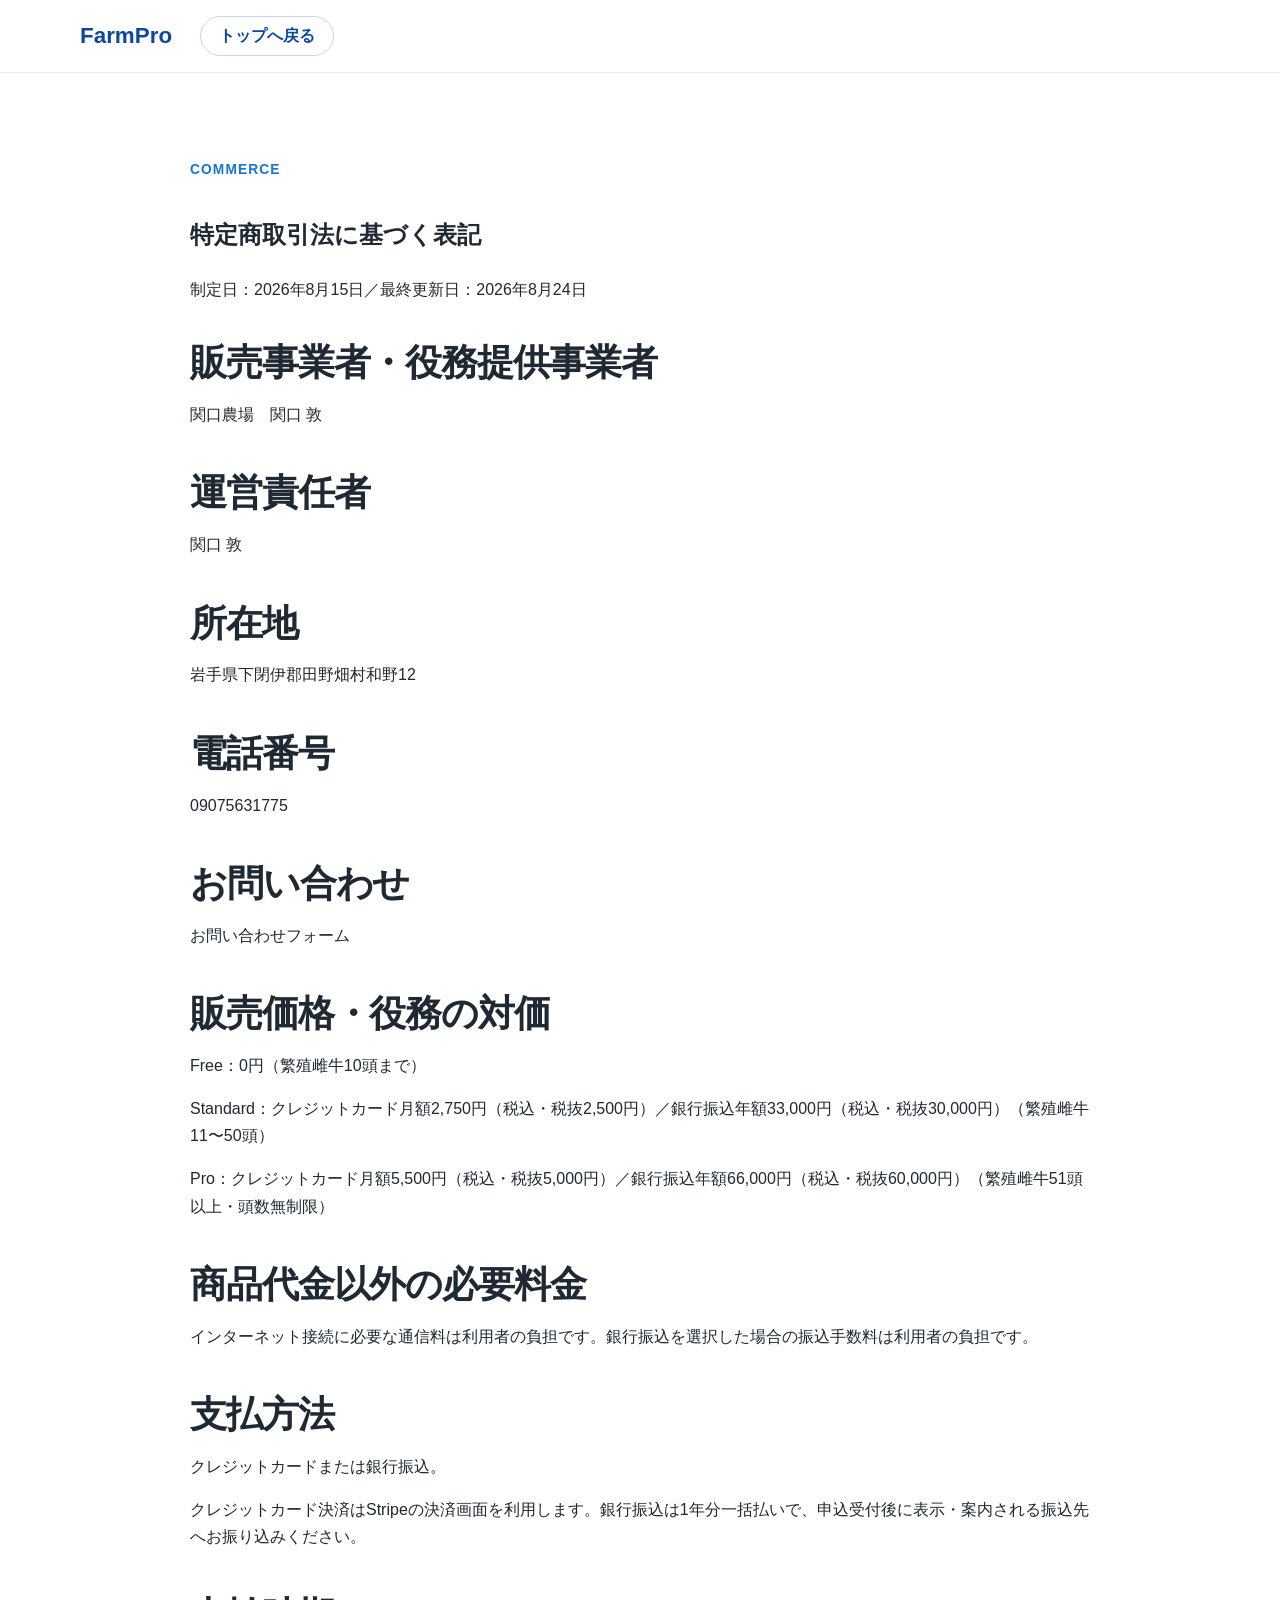
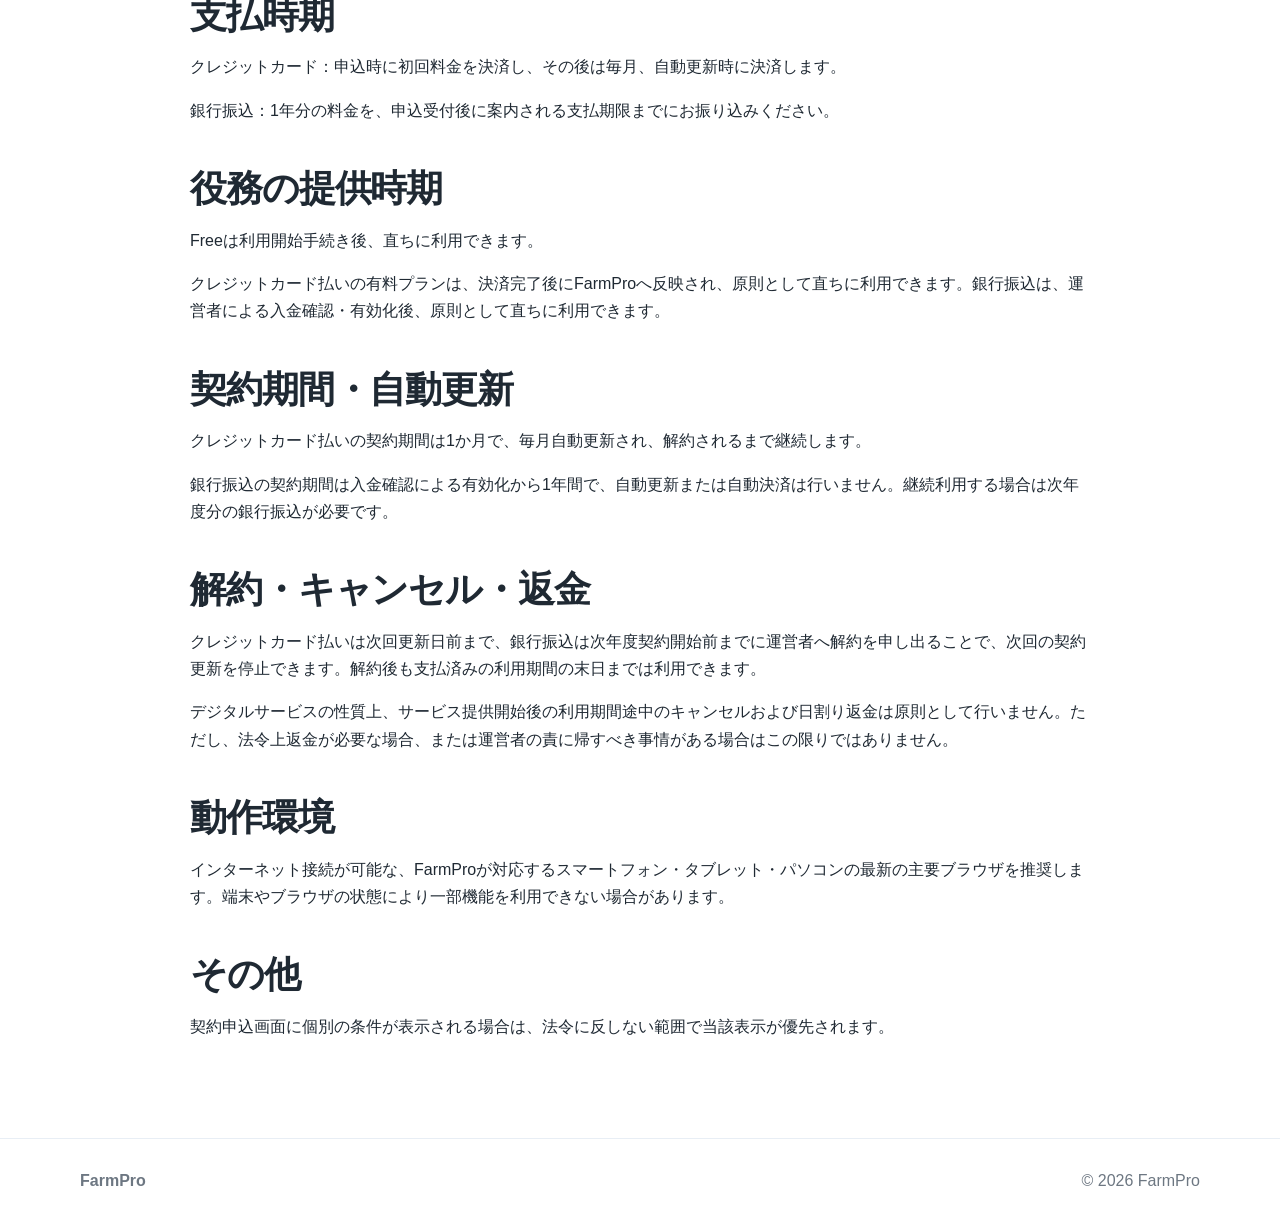
<file: commerce.html>
<!doctype html>
<html lang="ja">
<head>
  <meta charset="utf-8" />
  <meta name="viewport" content="width=device-width, initial-scale=1" />
  <title>特定商取引法に基づく表記｜FarmPro</title>
  <meta name="description" content="FarmPro 特定商取引法に基づく表記" />
  <link rel="stylesheet" href="styles.css?v=20260920-final" />
  <!-- Google tag (gtag.js) -->
  <script async src="https://www.googletagmanager.com/gtag/js?id=G-KSR4VTW3Y4"></script>
  <script>
    window.dataLayer = window.dataLayer || [];
    function gtag(){dataLayer.push(arguments);}
    gtag('js', new Date());
    gtag('config', 'G-KSR4VTW3Y4');
  </script>
</head>
<body>
  <header class="site-header"><div class="container nav-wrap"><a class="brand" href="index.html">FarmPro</a><a class="btn btn-small btn-outline" href="index.html">トップへ戻る</a></div></header>
  <main><section class="section"><div class="container" style="max-width:900px">
    <div class="section-heading left"><span class="eyebrow">COMMERCE</span><h1>特定商取引法に基づく表記</h1><p>制定日：2026年8月15日／最終更新日：2026年8月24日</p></div>
    <div class="card"><h2>販売事業者・役務提供事業者</h2><p>関口農場　関口 敦</p></div><br>
    <div class="card"><h2>運営責任者</h2><p>関口 敦</p></div><br>
    <div class="card"><h2>所在地</h2><p>岩手県下閉伊郡田野畑村和野12</p></div><br>
    <div class="card"><h2>電話番号</h2><p>09075631775</p></div><br>
    <div class="card"><h2>お問い合わせ</h2><p><a href="https://docs.google.com/forms/d/e/1FAIpQLSfnVbG6EPMSQDvdKe7K1wac4K_58nOxm9KlvoAIsaj_jm-HEA/viewform?usp=header" target="_blank" rel="noopener noreferrer">お問い合わせフォーム</a></p></div><br>
    <div class="card"><h2>販売価格・役務の対価</h2><p>Free：0円（繁殖雌牛10頭まで）</p><p>Standard：クレジットカード月額2,750円（税込・税抜2,500円）／銀行振込年額33,000円（税込・税抜30,000円）（繁殖雌牛11〜50頭）</p><p>Pro：クレジットカード月額5,500円（税込・税抜5,000円）／銀行振込年額66,000円（税込・税抜60,000円）（繁殖雌牛51頭以上・頭数無制限）</p></div><br>
    <div class="card"><h2>商品代金以外の必要料金</h2><p>インターネット接続に必要な通信料は利用者の負担です。銀行振込を選択した場合の振込手数料は利用者の負担です。</p></div><br>
    <div class="card"><h2>支払方法</h2><p>クレジットカードまたは銀行振込。</p><p>クレジットカード決済はStripeの決済画面を利用します。銀行振込は1年分一括払いで、申込受付後に表示・案内される振込先へお振り込みください。</p></div><br>
    <div class="card"><h2>支払時期</h2><p>クレジットカード：申込時に初回料金を決済し、その後は毎月、自動更新時に決済します。</p><p>銀行振込：1年分の料金を、申込受付後に案内される支払期限までにお振り込みください。</p></div><br>
    <div class="card"><h2>役務の提供時期</h2><p>Freeは利用開始手続き後、直ちに利用できます。</p><p>クレジットカード払いの有料プランは、決済完了後にFarmProへ反映され、原則として直ちに利用できます。銀行振込は、運営者による入金確認・有効化後、原則として直ちに利用できます。</p></div><br>
    <div class="card"><h2>契約期間・自動更新</h2><p>クレジットカード払いの契約期間は1か月で、毎月自動更新され、解約されるまで継続します。</p><p>銀行振込の契約期間は入金確認による有効化から1年間で、自動更新または自動決済は行いません。継続利用する場合は次年度分の銀行振込が必要です。</p></div><br>
    <div class="card"><h2>解約・キャンセル・返金</h2><p>クレジットカード払いは次回更新日前まで、銀行振込は次年度契約開始前までに運営者へ解約を申し出ることで、次回の契約更新を停止できます。解約後も支払済みの利用期間の末日までは利用できます。</p><p>デジタルサービスの性質上、サービス提供開始後の利用期間途中のキャンセルおよび日割り返金は原則として行いません。ただし、法令上返金が必要な場合、または運営者の責に帰すべき事情がある場合はこの限りではありません。</p></div><br>
    <div class="card"><h2>動作環境</h2><p>インターネット接続が可能な、FarmProが対応するスマートフォン・タブレット・パソコンの最新の主要ブラウザを推奨します。端末やブラウザの状態により一部機能を利用できない場合があります。</p></div><br>
    <div class="card"><h2>その他</h2><p>契約申込画面に個別の条件が表示される場合は、法令に反しない範囲で当該表示が優先されます。</p></div>
  </div></section></main>
  <footer class="footer"><div class="container footer-row"><strong>FarmPro</strong><span>© 2026 FarmPro</span></div></footer>
</body>
</html>
</file>
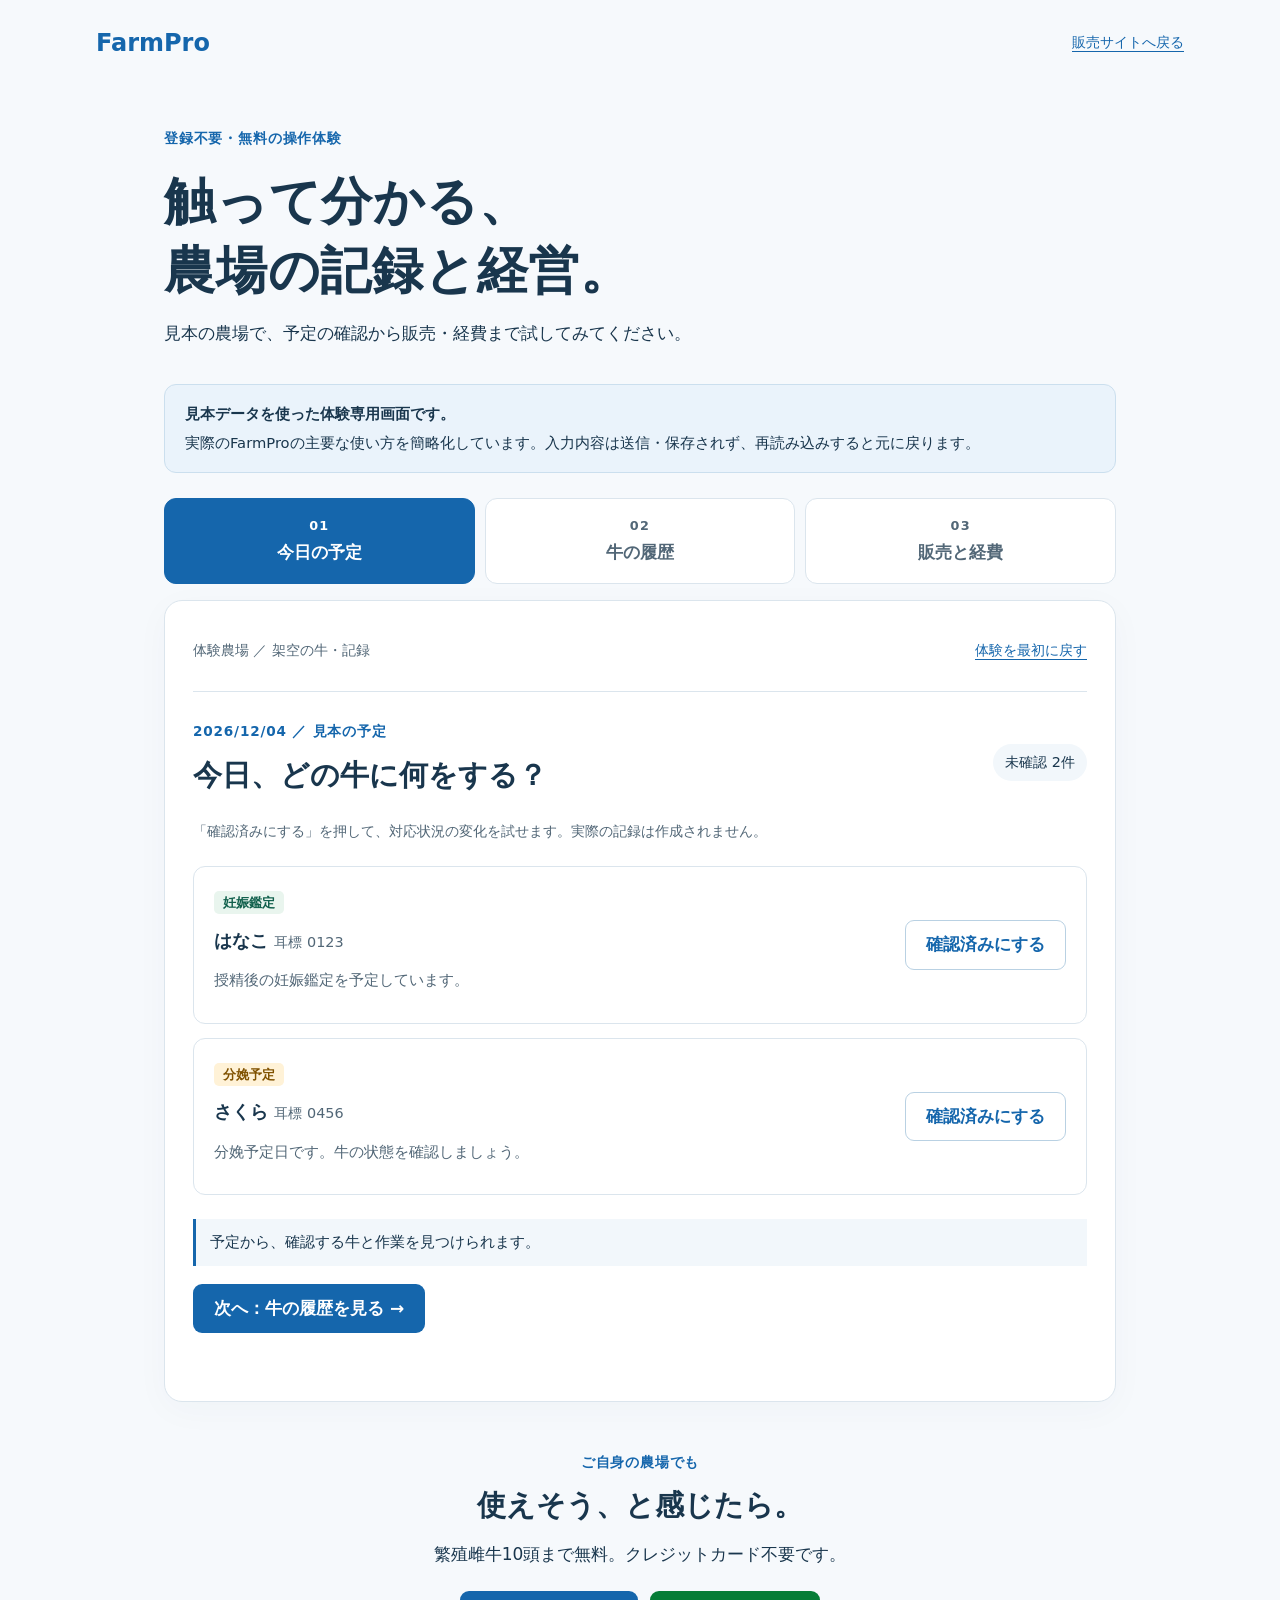
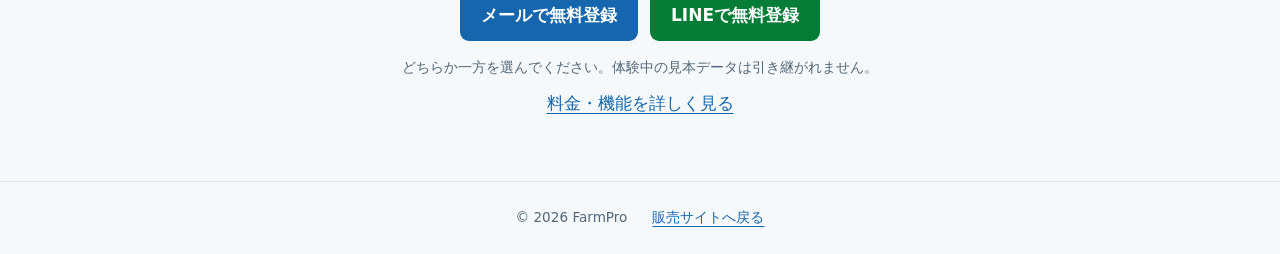
<file: demo.html>
<!doctype html>
<html lang="ja">
<head>
  <meta charset="utf-8">
  <meta name="viewport" content="width=device-width,initial-scale=1">
  <meta name="robots" content="noindex,follow">
  <meta http-equiv="Content-Security-Policy" content="default-src 'none'; script-src 'self'; style-src 'self'; img-src 'self'; connect-src 'none'; base-uri 'none'; form-action 'none'">
  <meta name="theme-color" content="#1976d2">
  <title>登録不要の操作体験｜FarmPro</title>
  <meta name="description" content="見本の牛データで、予定・個体履歴・販売と経費を体験。登録不要でFarmProの使い方を確認できます。">
  <link rel="stylesheet" href="demo.css?v=20261104">
  <script src="demo.js?v=20261104" defer></script>
</head>
<body>
  <header class="header"><a class="brand" href="./">FarmPro</a><a href="./">販売サイトへ戻る</a></header>
  <main>
    <div class="intro"><span class="eyebrow">登録不要・無料の操作体験</span><h1>触って分かる、<br>農場の記録と経営。</h1><p>見本の農場で、予定の確認から販売・経費まで試してみてください。</p></div>
    <aside class="notice"><strong>見本データを使った体験専用画面です。</strong><span>実際のFarmProの主要な使い方を簡略化しています。入力内容は送信・保存されず、再読み込みすると元に戻ります。</span></aside>
    <noscript><p class="notice">操作体験にはJavaScriptを有効にしてください。<a href="./">販売サイトへ戻る</a></p></noscript>
    <nav class="steps" aria-label="体験メニュー">
      <button type="button" data-screen="today" aria-current="page" aria-controls="today"><span>01</span>今日の予定</button>
      <button type="button" data-screen="cows" aria-controls="cows"><span>02</span>牛の履歴</button>
      <button type="button" data-screen="sales" aria-controls="sales"><span>03</span>販売と経費</button>
    </nav>
    <div class="workspace">
      <div class="farm-label"><span>体験農場 ／ 架空の牛・記録</span><button class="text-button" id="reset" type="button">体験を最初に戻す</button></div>
      <section id="today" aria-labelledby="today-heading">
        <div class="section-head"><div><span class="eyebrow" id="today-date"></span><h2 id="today-heading" tabindex="-1">今日、どの牛に何をする？</h2></div><span class="pill" id="remaining"></span></div>
        <p class="hint">「確認済みにする」を押して、対応状況の変化を試せます。実際の記録は作成されません。</p>
        <div class="tasks">
          <article class="task"><div><span class="tag">妊娠鑑定</span><h3>はなこ <small>耳標 0123</small></h3><p>授精後の妊娠鑑定を予定しています。</p></div><button type="button" class="button outline task-toggle" aria-pressed="false">確認済みにする</button></article>
          <article class="task"><div><span class="tag amber">分娩予定</span><h3>さくら <small>耳標 0456</small></h3><p>分娩予定日です。牛の状態を確認しましょう。</p></div><button type="button" class="button outline task-toggle" aria-pressed="false">確認済みにする</button></article>
        </div>
        <p class="takeaway">予定から、確認する牛と作業を見つけられます。</p>
        <button class="button primary next" type="button" data-screen="cows">次へ：牛の履歴を見る →</button>
      </section>
      <section id="cows" aria-labelledby="cows-heading" hidden>
        <span class="eyebrow">個体ごとの記録</span><h2 id="cows-heading" tabindex="-1">耳標番号から、経過を確認。</h2>
        <p class="hint">牛を選ぶと、その牛の情報と繁殖履歴に切り替わります。</p>
        <label class="field-label" for="cow-select">履歴を見る牛</label><select id="cow-select"><option value="hanako">はなこ（耳標 0123）</option><option value="sakura">さくら（耳標 0456）</option></select>
        <div class="cow-card"><h3 id="cow-name"></h3><dl class="facts" id="cow-facts"></dl></div>
        <h3>繁殖の履歴</h3><ol class="timeline" id="cow-history"></ol>
        <p class="hint">履歴・日付は、操作説明用の見本です。</p>
        <p class="takeaway">前回の記録を見ながら、次の対応を考えられます。</p>
        <button class="button primary next" type="button" data-screen="sales">次へ：販売と経費を試す →</button>
      </section>
      <section id="sales" aria-labelledby="sales-heading" hidden>
        <span class="eyebrow">販売と経費のつながり</span><h2 id="sales-heading" tabindex="-1">売値から、手元に残る金額へ。</h2>
        <p class="hint">見本の子牛「あおば（耳標 0789）」の金額を変えて、「差引金額を確認」を押してください。</p>
        <form id="sales-form">
          <div class="money-fields"><label for="sale">販売額（税込・円）<input id="sale" name="sale" type="number" inputmode="numeric" min="0" max="1000000000" step="1" value="700000" required></label><label for="fee">販売手数料等（税込・円）<input id="fee" name="fee" type="number" inputmode="numeric" min="0" max="1000000000" step="1" value="25000" required></label><label for="transport">運搬費（税込・円）<input id="transport" name="transport" type="number" inputmode="numeric" min="0" max="1000000000" step="1" value="15000" required></label></div>
          <button class="button primary" type="submit">差引金額を確認</button>
        </form>
        <div class="result" role="status" aria-live="polite" aria-atomic="true"><span id="result-label">見本の差引金額</span><strong id="net"></strong><p id="calculation"></p></div>
        <p class="hint">販売額 − 販売手数料等 − 運搬費の簡易計算です。飼料費などを含めた最終利益ではありません。入力を変えた後は、ボタンを押して再計算してください。</p>
        <p class="takeaway">販売と経費を合わせて、差引金額を確認できます。</p>
      </section>
      <p class="status" id="feedback" role="status" aria-live="polite"></p>
    </div>
    <section class="signup"><span class="eyebrow">ご自身の農場でも</span><h2>使えそう、と感じたら。</h2><p>繁殖雌牛10頭まで無料。クレジットカード不要です。</p><div class="signup-actions"><a class="button primary" href="https://app.farmpro-app.jp/register">メールで無料登録</a><a class="button line" href="https://app.farmpro-app.jp/api/auth/line/start">LINEで無料登録</a></div><p class="hint">どちらか一方を選んでください。体験中の見本データは引き継がれません。</p><a href="./#pricing">料金・機能を詳しく見る</a></section>
  </main>
  <footer>© 2026 FarmPro <a href="./">販売サイトへ戻る</a></footer>
</body>
</html>
</file>
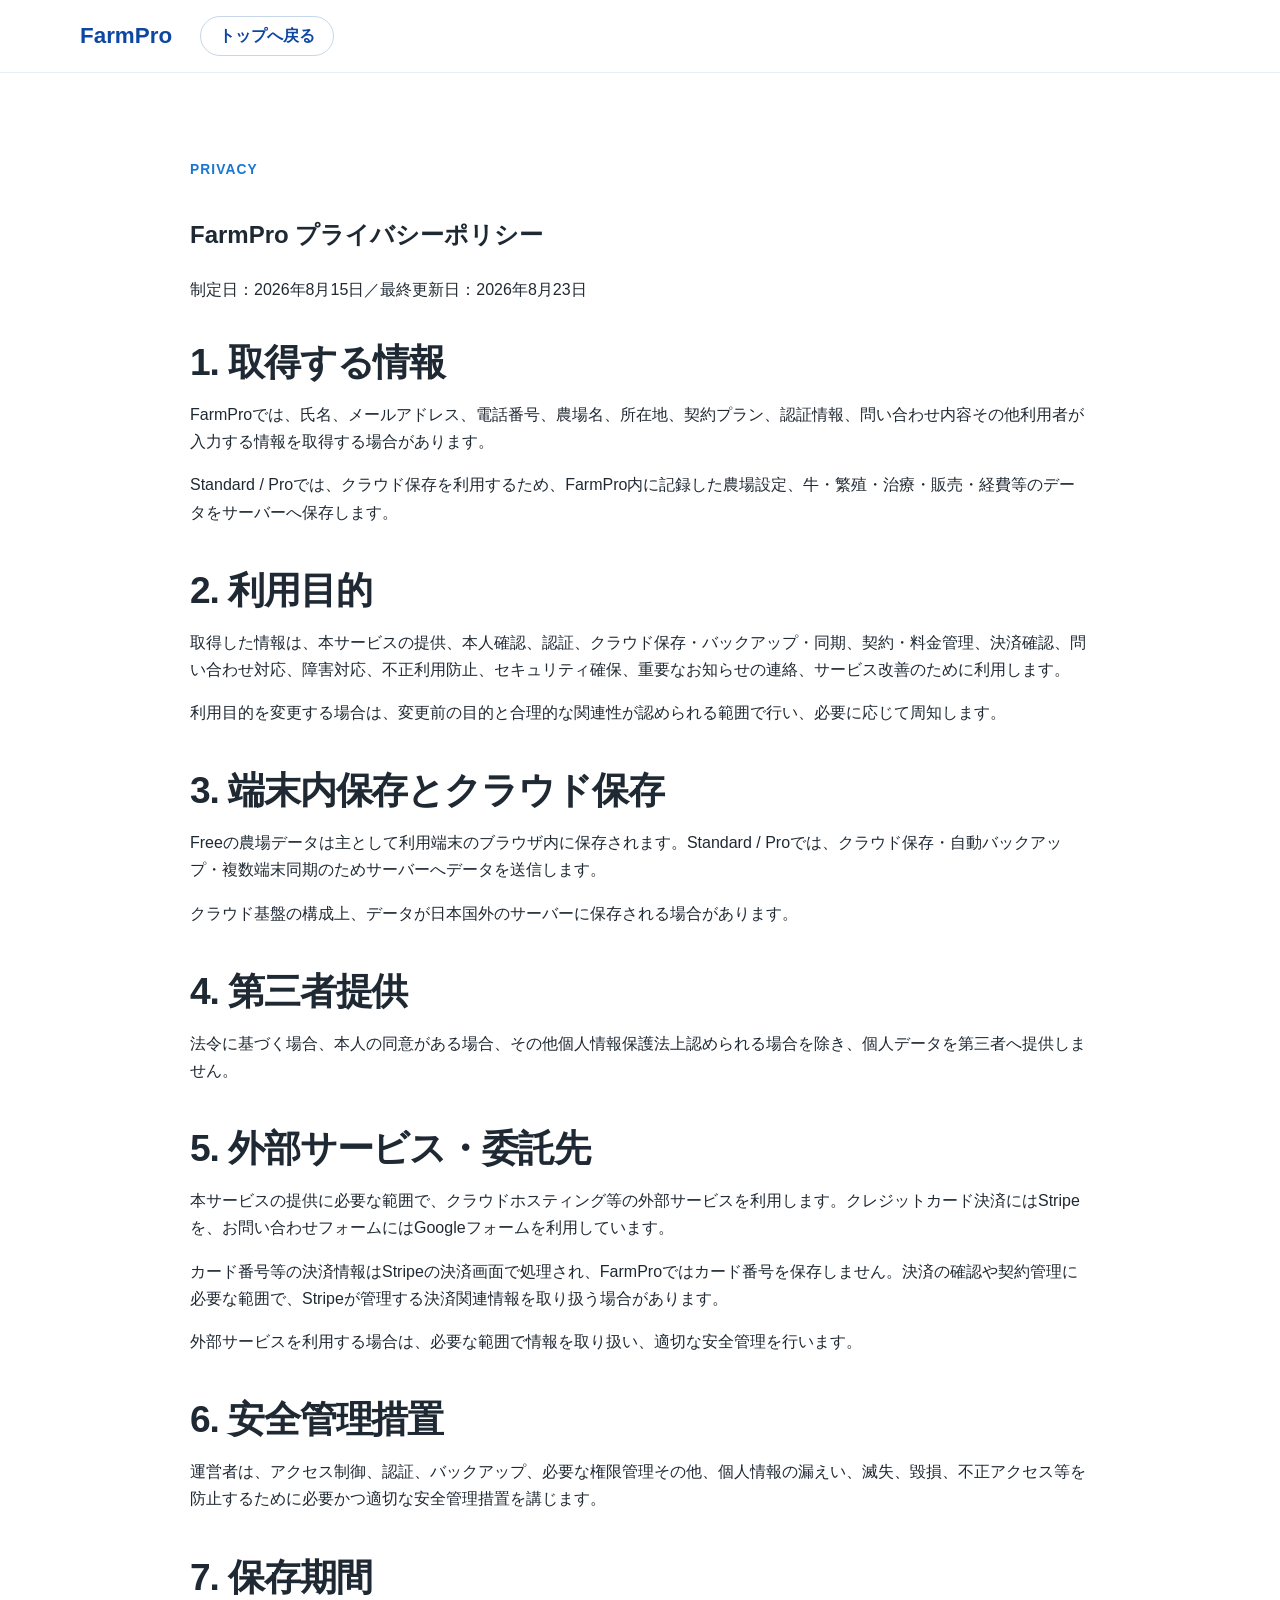
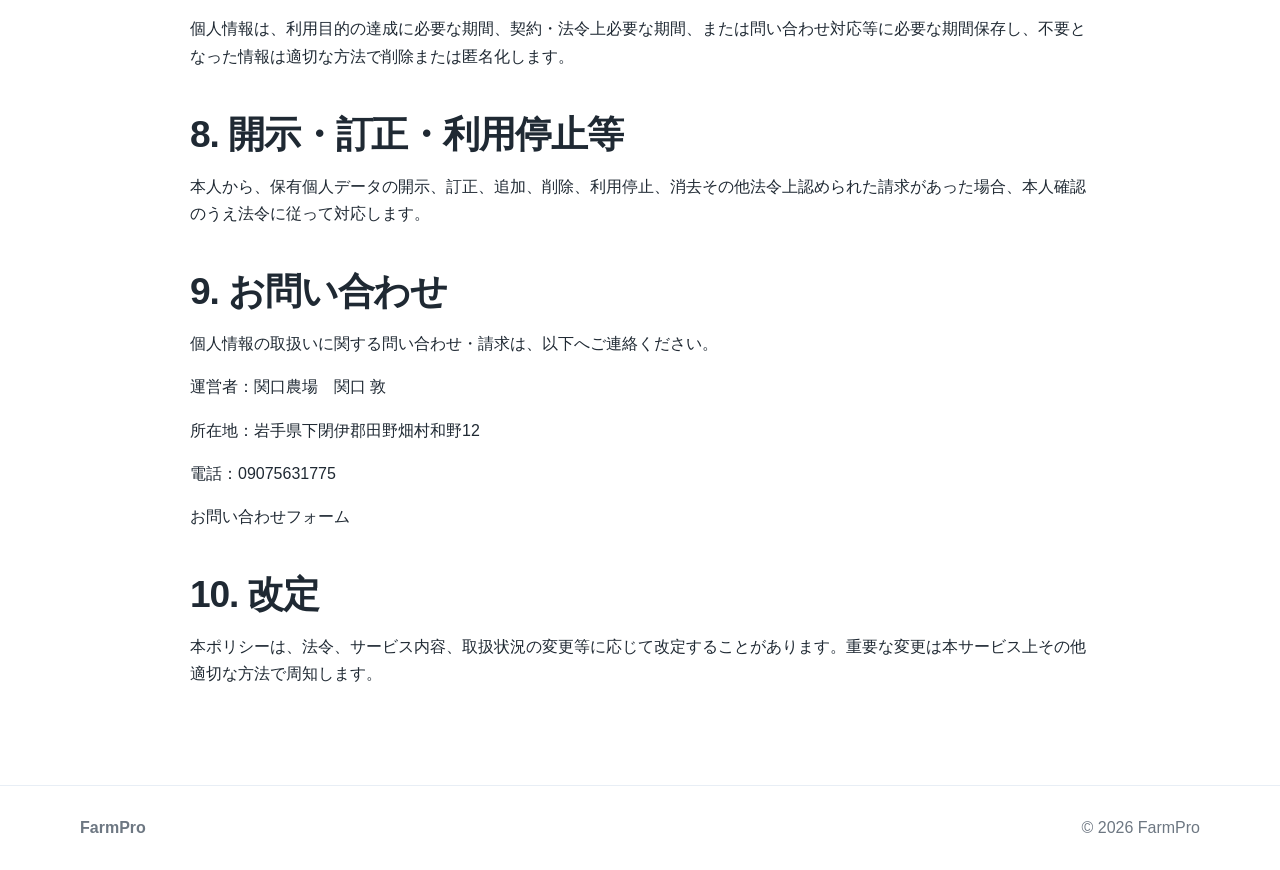
<file: privacy.html>
<!doctype html>
<html lang="ja">
<head>
  <meta charset="utf-8" />
  <meta name="viewport" content="width=device-width, initial-scale=1" />
  <title>プライバシーポリシー｜FarmPro</title>
  <meta name="description" content="FarmProプライバシーポリシー" />
  <link rel="stylesheet" href="styles.css?v=20260920-final" />
  <!-- Google tag (gtag.js) -->
  <script async src="https://www.googletagmanager.com/gtag/js?id=G-KSR4VTW3Y4"></script>
  <script>
    window.dataLayer = window.dataLayer || [];
    function gtag(){dataLayer.push(arguments);}
    gtag('js', new Date());
    gtag('config', 'G-KSR4VTW3Y4');
  </script>
</head>
<body>
  <header class="site-header"><div class="container nav-wrap"><a class="brand" href="index.html">FarmPro</a><a class="btn btn-small btn-outline" href="index.html">トップへ戻る</a></div></header>
  <main><section class="section"><div class="container" style="max-width:900px">
    <div class="section-heading left"><span class="eyebrow">PRIVACY</span><h1>FarmPro プライバシーポリシー</h1><p>制定日：2026年8月15日／最終更新日：2026年8月23日</p></div>
    <div class="card"><h2>1. 取得する情報</h2><p>FarmProでは、氏名、メールアドレス、電話番号、農場名、所在地、契約プラン、認証情報、問い合わせ内容その他利用者が入力する情報を取得する場合があります。</p><p>Standard / Proでは、クラウド保存を利用するため、FarmPro内に記録した農場設定、牛・繁殖・治療・販売・経費等のデータをサーバーへ保存します。</p></div><br>
    <div class="card"><h2>2. 利用目的</h2><p>取得した情報は、本サービスの提供、本人確認、認証、クラウド保存・バックアップ・同期、契約・料金管理、決済確認、問い合わせ対応、障害対応、不正利用防止、セキュリティ確保、重要なお知らせの連絡、サービス改善のために利用します。</p><p>利用目的を変更する場合は、変更前の目的と合理的な関連性が認められる範囲で行い、必要に応じて周知します。</p></div><br>
    <div class="card"><h2>3. 端末内保存とクラウド保存</h2><p>Freeの農場データは主として利用端末のブラウザ内に保存されます。Standard / Proでは、クラウド保存・自動バックアップ・複数端末同期のためサーバーへデータを送信します。</p><p>クラウド基盤の構成上、データが日本国外のサーバーに保存される場合があります。</p></div><br>
    <div class="card"><h2>4. 第三者提供</h2><p>法令に基づく場合、本人の同意がある場合、その他個人情報保護法上認められる場合を除き、個人データを第三者へ提供しません。</p></div><br>
    <div class="card"><h2>5. 外部サービス・委託先</h2><p>本サービスの提供に必要な範囲で、クラウドホスティング等の外部サービスを利用します。クレジットカード決済にはStripeを、お問い合わせフォームにはGoogleフォームを利用しています。</p><p>カード番号等の決済情報はStripeの決済画面で処理され、FarmProではカード番号を保存しません。決済の確認や契約管理に必要な範囲で、Stripeが管理する決済関連情報を取り扱う場合があります。</p><p>外部サービスを利用する場合は、必要な範囲で情報を取り扱い、適切な安全管理を行います。</p></div><br>
    <div class="card"><h2>6. 安全管理措置</h2><p>運営者は、アクセス制御、認証、バックアップ、必要な権限管理その他、個人情報の漏えい、滅失、毀損、不正アクセス等を防止するために必要かつ適切な安全管理措置を講じます。</p></div><br>
    <div class="card"><h2>7. 保存期間</h2><p>個人情報は、利用目的の達成に必要な期間、契約・法令上必要な期間、または問い合わせ対応等に必要な期間保存し、不要となった情報は適切な方法で削除または匿名化します。</p></div><br>
    <div class="card"><h2>8. 開示・訂正・利用停止等</h2><p>本人から、保有個人データの開示、訂正、追加、削除、利用停止、消去その他法令上認められた請求があった場合、本人確認のうえ法令に従って対応します。</p></div><br>
    <div class="card"><h2>9. お問い合わせ</h2><p>個人情報の取扱いに関する問い合わせ・請求は、以下へご連絡ください。</p><p>運営者：関口農場　関口 敦</p><p>所在地：岩手県下閉伊郡田野畑村和野12</p><p>電話：09075631775</p><p><a href="https://docs.google.com/forms/d/e/1FAIpQLSfnVbG6EPMSQDvdKe7K1wac4K_58nOxm9KlvoAIsaj_jm-HEA/viewform?usp=header" target="_blank" rel="noopener noreferrer">お問い合わせフォーム</a></p></div><br>
    <div class="card"><h2>10. 改定</h2><p>本ポリシーは、法令、サービス内容、取扱状況の変更等に応じて改定することがあります。重要な変更は本サービス上その他適切な方法で周知します。</p></div>
  </div></section></main>
  <footer class="footer"><div class="container footer-row"><strong>FarmPro</strong><span>© 2026 FarmPro</span></div></footer>
</body>
</html>
</file>
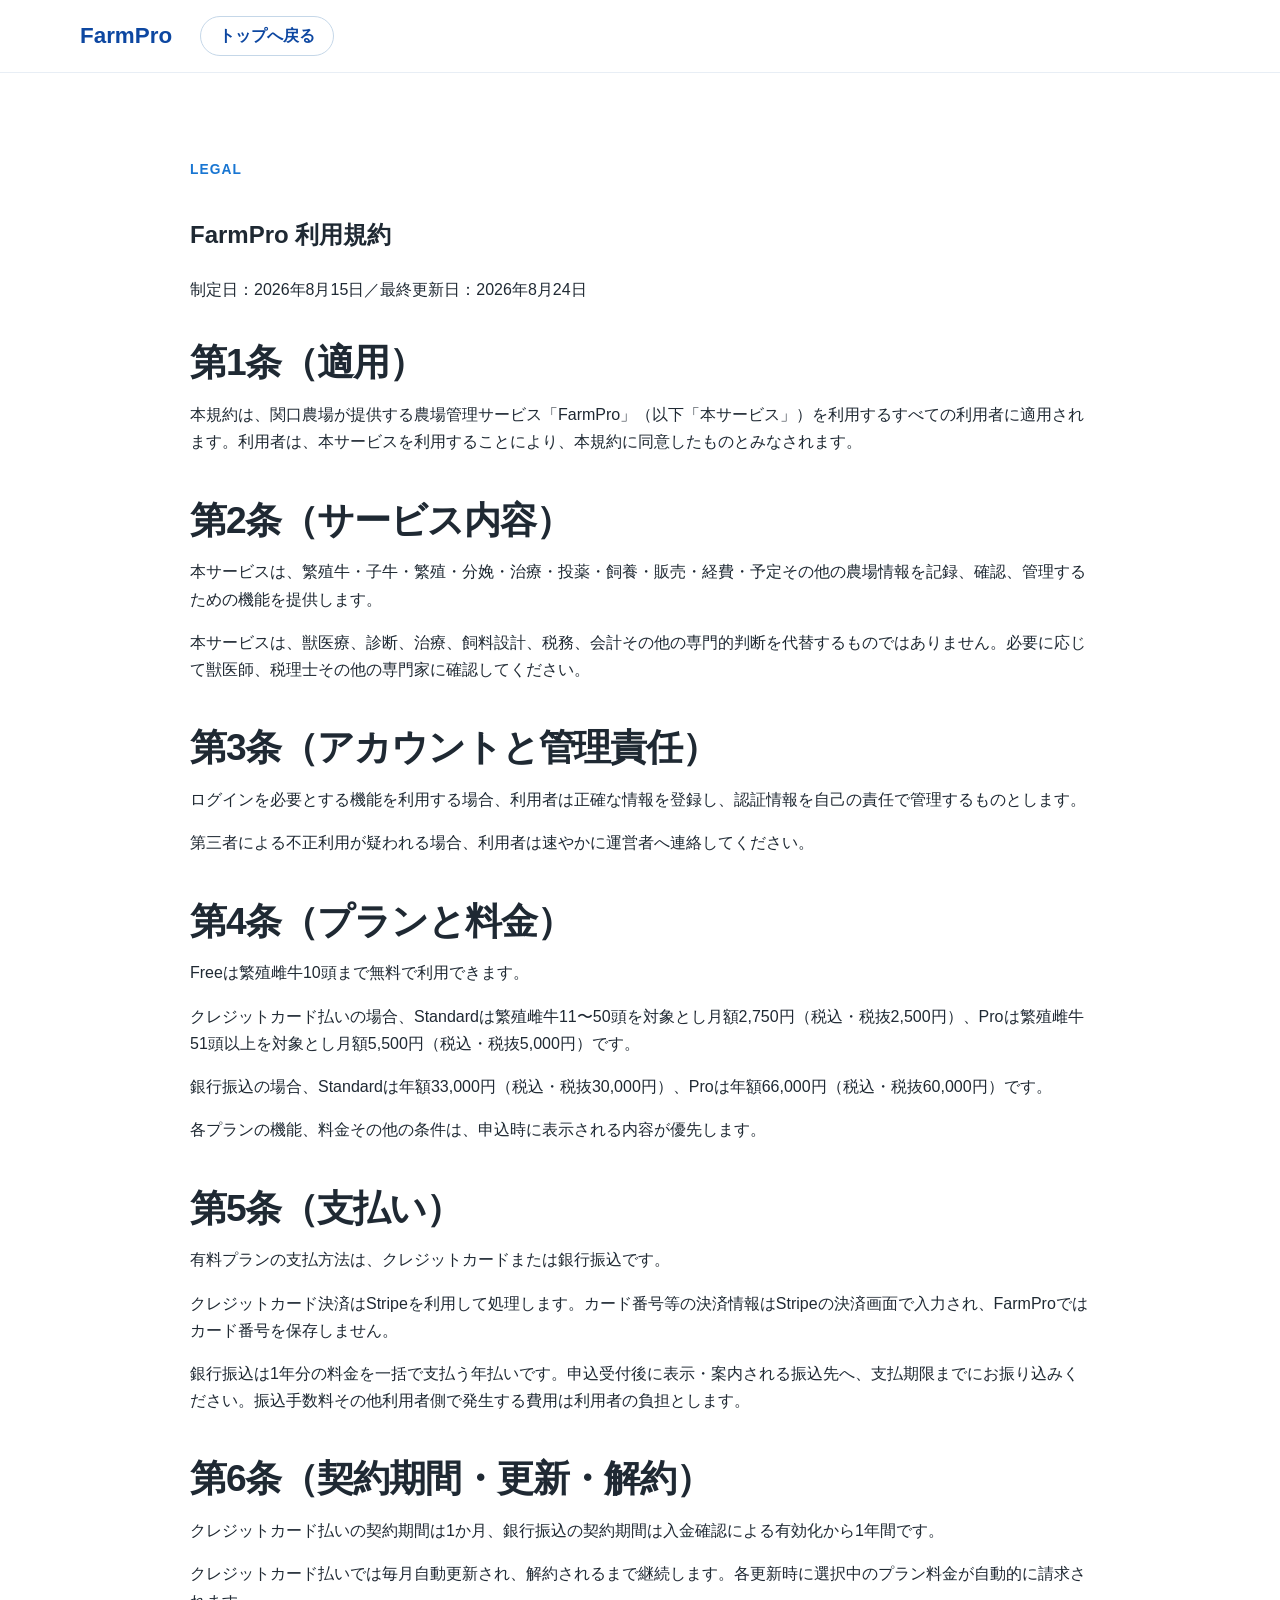
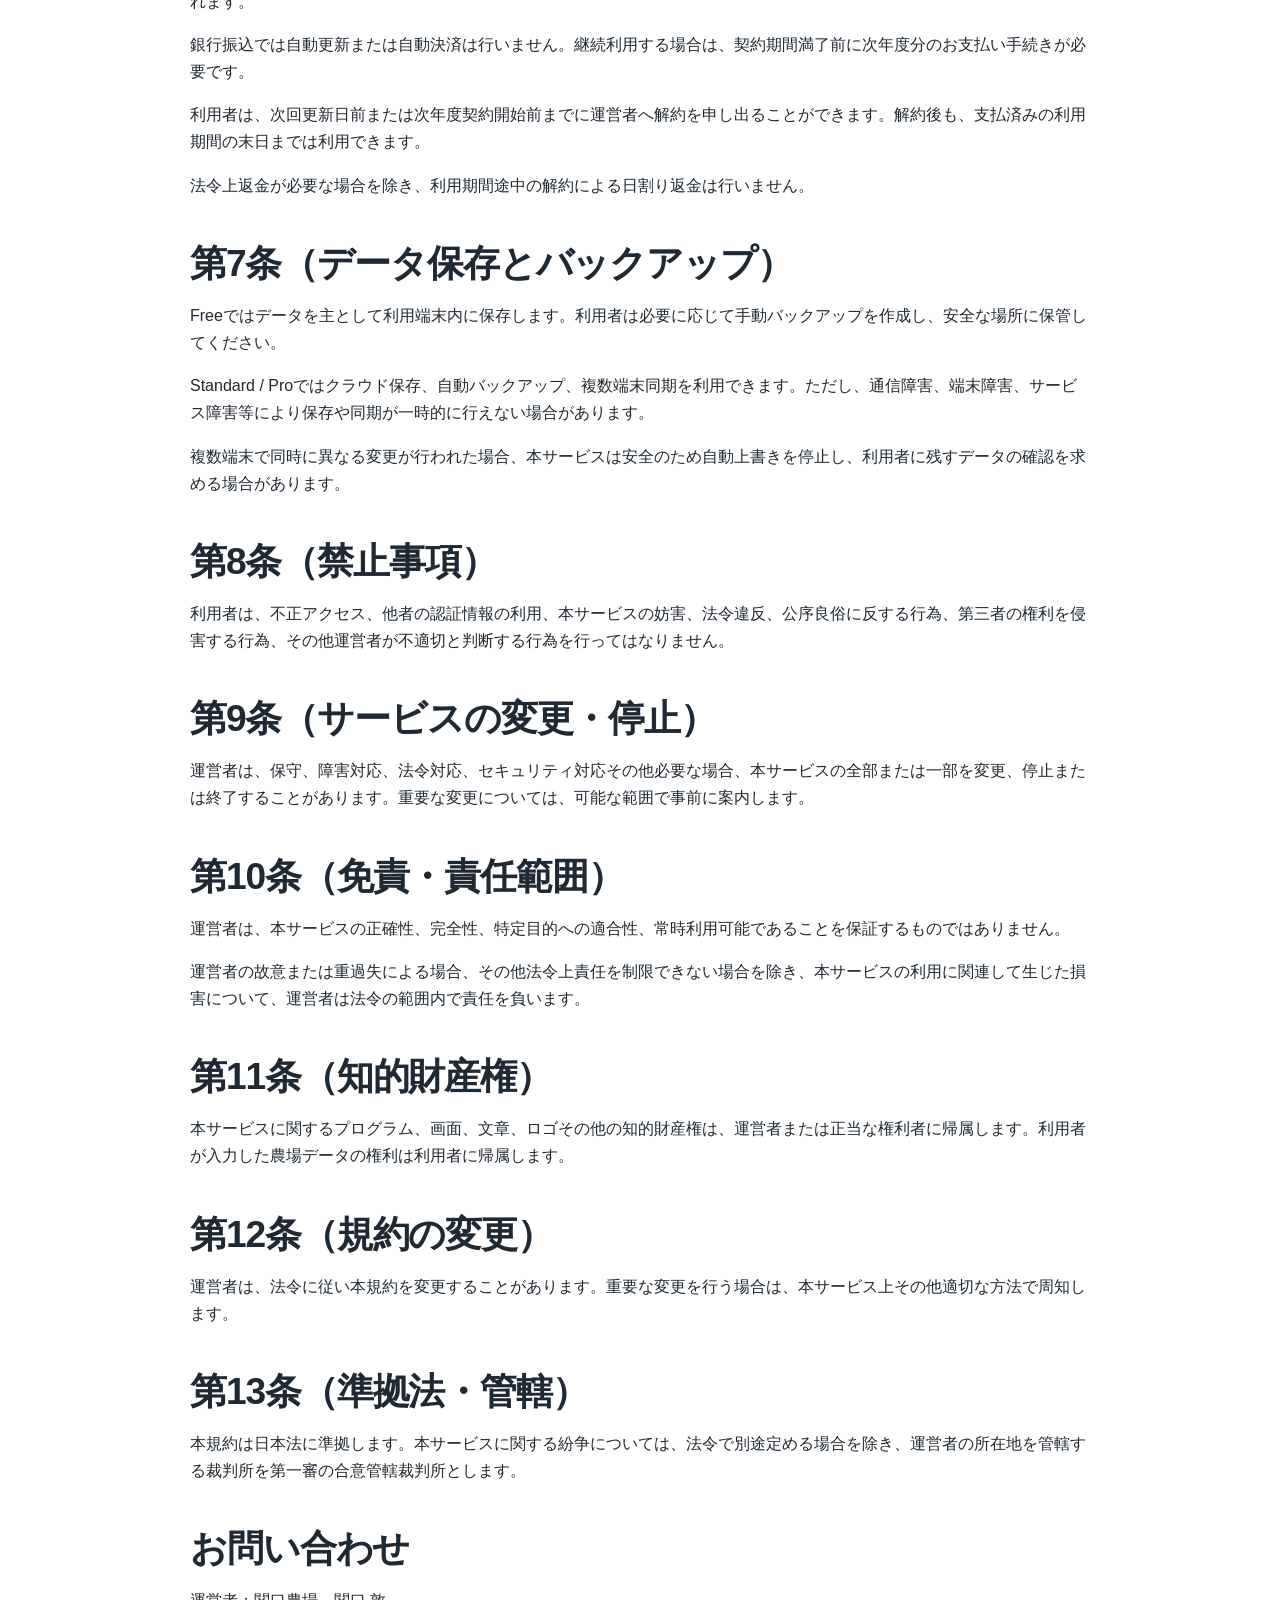
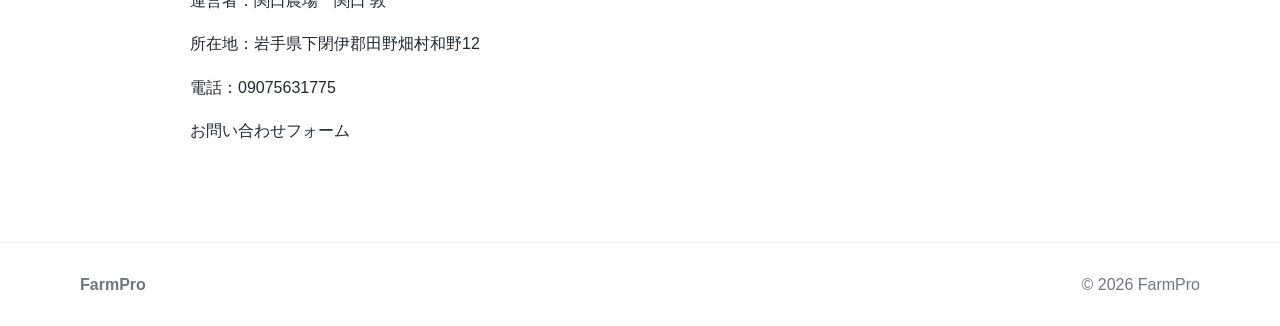
<file: terms.html>
<!doctype html>
<html lang="ja">
<head>
  <meta charset="utf-8" />
  <meta name="viewport" content="width=device-width, initial-scale=1" />
  <title>利用規約｜FarmPro</title>
  <meta name="description" content="FarmPro利用規約" />
  <link rel="stylesheet" href="styles.css?v=20260920-final" />
  <!-- Google tag (gtag.js) -->
  <script async src="https://www.googletagmanager.com/gtag/js?id=G-KSR4VTW3Y4"></script>
  <script>
    window.dataLayer = window.dataLayer || [];
    function gtag(){dataLayer.push(arguments);}
    gtag('js', new Date());
    gtag('config', 'G-KSR4VTW3Y4');
  </script>
</head>
<body>
  <header class="site-header"><div class="container nav-wrap"><a class="brand" href="index.html">FarmPro</a><a class="btn btn-small btn-outline" href="index.html">トップへ戻る</a></div></header>
  <main><section class="section"><div class="container" style="max-width:900px">
    <div class="section-heading left"><span class="eyebrow">LEGAL</span><h1>FarmPro 利用規約</h1><p>制定日：2026年8月15日／最終更新日：2026年8月24日</p></div>
    <div class="card"><h2>第1条（適用）</h2><p>本規約は、関口農場が提供する農場管理サービス「FarmPro」（以下「本サービス」）を利用するすべての利用者に適用されます。利用者は、本サービスを利用することにより、本規約に同意したものとみなされます。</p></div><br>
    <div class="card"><h2>第2条（サービス内容）</h2><p>本サービスは、繁殖牛・子牛・繁殖・分娩・治療・投薬・飼養・販売・経費・予定その他の農場情報を記録、確認、管理するための機能を提供します。</p><p>本サービスは、獣医療、診断、治療、飼料設計、税務、会計その他の専門的判断を代替するものではありません。必要に応じて獣医師、税理士その他の専門家に確認してください。</p></div><br>
    <div class="card"><h2>第3条（アカウントと管理責任）</h2><p>ログインを必要とする機能を利用する場合、利用者は正確な情報を登録し、認証情報を自己の責任で管理するものとします。</p><p>第三者による不正利用が疑われる場合、利用者は速やかに運営者へ連絡してください。</p></div><br>
    <div class="card"><h2>第4条（プランと料金）</h2><p>Freeは繁殖雌牛10頭まで無料で利用できます。</p><p>クレジットカード払いの場合、Standardは繁殖雌牛11〜50頭を対象とし月額2,750円（税込・税抜2,500円）、Proは繁殖雌牛51頭以上を対象とし月額5,500円（税込・税抜5,000円）です。</p><p>銀行振込の場合、Standardは年額33,000円（税込・税抜30,000円）、Proは年額66,000円（税込・税抜60,000円）です。</p><p>各プランの機能、料金その他の条件は、申込時に表示される内容が優先します。</p></div><br>
    <div class="card"><h2>第5条（支払い）</h2><p>有料プランの支払方法は、クレジットカードまたは銀行振込です。</p><p>クレジットカード決済はStripeを利用して処理します。カード番号等の決済情報はStripeの決済画面で入力され、FarmProではカード番号を保存しません。</p><p>銀行振込は1年分の料金を一括で支払う年払いです。申込受付後に表示・案内される振込先へ、支払期限までにお振り込みください。振込手数料その他利用者側で発生する費用は利用者の負担とします。</p></div><br>
    <div class="card"><h2>第6条（契約期間・更新・解約）</h2><p>クレジットカード払いの契約期間は1か月、銀行振込の契約期間は入金確認による有効化から1年間です。</p><p>クレジットカード払いでは毎月自動更新され、解約されるまで継続します。各更新時に選択中のプラン料金が自動的に請求されます。</p><p>銀行振込では自動更新または自動決済は行いません。継続利用する場合は、契約期間満了前に次年度分のお支払い手続きが必要です。</p><p>利用者は、次回更新日前または次年度契約開始前までに運営者へ解約を申し出ることができます。解約後も、支払済みの利用期間の末日までは利用できます。</p><p>法令上返金が必要な場合を除き、利用期間途中の解約による日割り返金は行いません。</p></div><br>
    <div class="card"><h2>第7条（データ保存とバックアップ）</h2><p>Freeではデータを主として利用端末内に保存します。利用者は必要に応じて手動バックアップを作成し、安全な場所に保管してください。</p><p>Standard / Proではクラウド保存、自動バックアップ、複数端末同期を利用できます。ただし、通信障害、端末障害、サービス障害等により保存や同期が一時的に行えない場合があります。</p><p>複数端末で同時に異なる変更が行われた場合、本サービスは安全のため自動上書きを停止し、利用者に残すデータの確認を求める場合があります。</p></div><br>
    <div class="card"><h2>第8条（禁止事項）</h2><p>利用者は、不正アクセス、他者の認証情報の利用、本サービスの妨害、法令違反、公序良俗に反する行為、第三者の権利を侵害する行為、その他運営者が不適切と判断する行為を行ってはなりません。</p></div><br>
    <div class="card"><h2>第9条（サービスの変更・停止）</h2><p>運営者は、保守、障害対応、法令対応、セキュリティ対応その他必要な場合、本サービスの全部または一部を変更、停止または終了することがあります。重要な変更については、可能な範囲で事前に案内します。</p></div><br>
    <div class="card"><h2>第10条（免責・責任範囲）</h2><p>運営者は、本サービスの正確性、完全性、特定目的への適合性、常時利用可能であることを保証するものではありません。</p><p>運営者の故意または重過失による場合、その他法令上責任を制限できない場合を除き、本サービスの利用に関連して生じた損害について、運営者は法令の範囲内で責任を負います。</p></div><br>
    <div class="card"><h2>第11条（知的財産権）</h2><p>本サービスに関するプログラム、画面、文章、ロゴその他の知的財産権は、運営者または正当な権利者に帰属します。利用者が入力した農場データの権利は利用者に帰属します。</p></div><br>
    <div class="card"><h2>第12条（規約の変更）</h2><p>運営者は、法令に従い本規約を変更することがあります。重要な変更を行う場合は、本サービス上その他適切な方法で周知します。</p></div><br>
    <div class="card"><h2>第13条（準拠法・管轄）</h2><p>本規約は日本法に準拠します。本サービスに関する紛争については、法令で別途定める場合を除き、運営者の所在地を管轄する裁判所を第一審の合意管轄裁判所とします。</p></div><br>
    <div class="card"><h2>お問い合わせ</h2><p>運営者：関口農場　関口 敦</p><p>所在地：岩手県下閉伊郡田野畑村和野12</p><p>電話：09075631775</p><p><a href="https://docs.google.com/forms/d/e/1FAIpQLSfnVbG6EPMSQDvdKe7K1wac4K_58nOxm9KlvoAIsaj_jm-HEA/viewform?usp=header" target="_blank" rel="noopener noreferrer">お問い合わせフォーム</a></p></div>
  </div></section></main>
  <footer class="footer"><div class="container footer-row"><strong>FarmPro</strong><span>© 2026 FarmPro</span></div></footer>
</body>
</html>
</file>
<file: styles.css>
@import url("https://fonts.googleapis.com/css2?family=Yomogi&display=swap");
:root{--blue:#1976d2;--blue-dark:#0d47a1;--blue-soft:#eef5fc;--text:#1f2933;--muted:#667085;--line:#d9e2ea;--dark:#12385f;--radius:22px}
*{box-sizing:border-box}html{scroll-behavior:smooth}body{margin:0;font-family:-apple-system,BlinkMacSystemFont,"Segoe UI","Yu Gothic",Meiryo,sans-serif;color:var(--text);line-height:1.7;background:#fff}img{max-width:100%;display:block}a{text-decoration:none;color:inherit}.container{width:min(1120px,calc(100% - 40px));margin:auto}
.site-header{position:sticky;top:0;z-index:30;background:rgba(255,255,255,.96);border-bottom:1px solid #e8eef5;backdrop-filter:blur(10px)}.nav-wrap{min-height:72px;display:flex;align-items:center;gap:28px}.brand{font-size:1.4rem;font-weight:900;color:var(--blue-dark)}.nav{display:flex;gap:24px;margin-left:auto}.nav a{font-weight:700;color:#45505c}
.btn{display:inline-flex;align-items:center;justify-content:center;min-height:48px;padding:0 22px;border-radius:999px;font-weight:800;border:1px solid transparent}.btn-small{min-height:40px;padding:0 18px}.btn-primary{background:var(--blue);color:#fff;box-shadow:0 8px 20px rgba(25,118,210,.18)}.btn-secondary{background:#fff;border-color:#a9c7e6;color:var(--blue-dark)}.btn-outline{background:#fff;border-color:#c5d7e8;color:var(--blue-dark)}.btn-white{background:#fff;color:var(--blue-dark)}.full{width:100%}
.hero{padding:54px 0 44px;background:linear-gradient(180deg,#fbfdff,#f1f6fc)}.hero-grid{display:grid;grid-template-columns:1.08fr .92fr;gap:38px;align-items:center}.farmer-made{font-weight:900;color:var(--blue-dark);margin:0 0 8px}.eyebrow{display:inline-block;font-size:.86rem;font-weight:900;letter-spacing:.08em;color:var(--blue);margin-bottom:14px}.eyebrow.light{color:#cfe5fa}.hero h1,.section h2,.cta h2{margin:0;font-weight:900;letter-spacing:-.03em;line-height:1.18}.hero h1{font-size:clamp(2.15rem,3.25vw,3.3rem)}.hero-title-main{display:block;white-space:nowrap;color:var(--text)}.hero-title-accent{display:block;color:var(--blue)}.hero-lead{font-size:1.15rem;color:#4e5864;margin:24px 0}.ai-chip{padding:13px 15px;border:1px solid #cfe0f2;background:#eef5fc;border-radius:14px;color:var(--blue-dark);font-weight:800;margin-bottom:24px}.hero-actions{display:flex;gap:12px}.microcopy{font-size:.92rem;color:var(--muted);margin-top:12px}
.dashboard-card{position:relative;background:#fff;border:1px solid #dce7f2;border-radius:26px;box-shadow:0 22px 48px rgba(25,71,120,.12);padding:14px;min-height:330px;transform:scale(.90);transform-origin:center}.dash-top{display:flex;justify-content:space-between;gap:12px;align-items:center;padding:8px 10px 12px;border-bottom:1px solid #e8eef5}.dash-top strong{font-size:1.05rem}.dash-top span{font-size:.82rem;color:#6c7680}.dash-grid{display:grid;grid-template-columns:1.15fr .85fr;gap:12px;padding-top:12px}.dash-main,.dash-side{border:1px solid #dfe8f1;border-radius:16px;padding:14px}.dash-main h3,.dash-side h3{margin:0 0 12px}.alert{background:#fff4f3;color:#b42318;border:1px solid #f7d2cf;border-radius:10px;padding:9px 10px;font-size:.82rem;margin-bottom:10px}.task{display:flex;justify-content:space-between;gap:12px;padding:8px 0;border-bottom:1px solid #edf1f5}.task span{font-size:.75rem;color:var(--blue)}.stats{display:grid;grid-template-columns:1fr 1fr;gap:10px}.stats div{border:1px solid #e0e8f0;border-radius:12px;padding:12px}.stats span{display:block;color:#6b7280;font-size:.78rem}.stats b{font-size:1.2rem}.finance{margin-top:10px;border:1px solid #d6e5f3;background:#f7fbff;border-radius:12px;padding:12px}.finance span{display:block;color:#6b7280;font-size:.78rem}.finance b{color:var(--blue-dark)}.ai-float{position:absolute;right:14px;bottom:14px;background:var(--blue);color:#fff;border-radius:999px;padding:9px 14px;font-weight:900;box-shadow:0 10px 22px rgba(25,118,210,.22)}
.section{padding:82px 0}.section-soft{background:var(--blue-soft)}.section-dark{background:var(--dark);color:#fff}.section-heading{text-align:center;max-width:820px;margin:0 auto 38px}.section-heading.left{text-align:left;margin-left:0}.section-heading.light h2{color:#fff}.section h2,.cta h2{font-size:clamp(1.9rem,2.9vw,2.7rem)}.lead{color:#5f6974}
.ai-grid,.split,.device-grid{display:grid;grid-template-columns:1fr 1fr;gap:48px;align-items:center}.ai-points{display:grid;gap:12px;margin-top:24px}.ai-points div{display:grid;grid-template-columns:110px 1fr;gap:12px;padding:16px 18px;background:#f8fbff;border:1px solid #dce6ef;border-radius:16px}.ai-points b{color:var(--blue-dark)}.ai-points span{color:#53606c}.shot-wrap{background:#fff;border:1px solid #dfe8f1;border-radius:24px;box-shadow:0 18px 42px rgba(0,0,0,.08);padding:10px}.shot-wrap img{width:100%;border-radius:16px}
.feature-grid{display:grid;grid-template-columns:repeat(4,1fr);gap:18px}.feature-grid article{background:#fff;border:1px solid #dfe7ef;border-radius:20px;padding:24px}.feature-grid h3{margin:14px 0 8px}.feature-grid p{margin:0;color:#5d6772}.icon{width:46px;height:46px;display:grid;place-items:center;border-radius:14px;background:#eaf3fb;color:var(--blue-dark);font-weight:900}
.flow{display:flex;gap:10px;flex-wrap:wrap;align-items:center;padding:26px;background:#f7fafe;border:1px solid #dfe8f1;border-radius:22px}.flow span{padding:11px 14px;border:1px solid #d5e1ec;background:#fff;border-radius:14px;font-weight:800}.flow .accent{background:var(--blue);color:#fff;border-color:var(--blue)}.flow i{font-style:normal;color:#6b7280}
.dark-grid{display:grid;grid-template-columns:repeat(4,1fr);gap:16px}.dark-grid div{background:rgba(255,255,255,.08);border:1px solid rgba(255,255,255,.12);border-radius:18px;padding:22px}.dark-grid h3{margin-top:0}.dark-grid p{margin-bottom:0;color:#d9e6f2}
.device-section{background:#fff}.phone-shot{max-width:320px;margin:auto;border:5px solid #17202a;border-radius:30px;overflow:hidden;box-shadow:0 18px 42px rgba(0,0,0,.14)}
.pricing-grid{display:grid;grid-template-columns:repeat(3,1fr);gap:20px}.price-card{position:relative;background:#fff;border:1px solid #dce5ee;border-radius:22px;padding:28px;display:flex;flex-direction:column;box-shadow:0 8px 24px rgba(0,0,0,.04)}.price-card.featured{border:2px solid var(--blue);transform:translateY(-8px)}.badge{position:absolute;top:-14px;left:24px;background:var(--blue);color:#fff;padding:5px 12px;border-radius:999px;font-size:.8rem;font-weight:800}.plan{font-size:1.05rem;font-weight:900;color:var(--blue-dark)}.price{display:flex;align-items:baseline;gap:6px;margin:14px 0}.price b{font-size:2.2rem}.price span{color:#52606c}.price-card ul{padding-left:20px;color:#53606c;flex:1}.price-card li{margin:8px 0}.pricing-note{text-align:center;color:#667085;margin-top:18px}
.faq-wrap{max-width:860px}.faq-wrap details{background:#fff;border:1px solid #dce6ef;border-radius:16px;padding:18px 20px;margin:12px 0}.faq-wrap summary{font-weight:800;cursor:pointer}.faq-wrap p{color:#5a6672;margin-bottom:0}
.cta{padding:78px 0;background:var(--blue);color:#fff;text-align:center}.cta p{font-size:1.05rem}.footer{padding:28px 0;border-top:1px solid #e8eef5}.footer-row{display:flex;justify-content:space-between;gap:16px;color:#6d7782}
@media(max-width:900px){.nav{display:none}.hero-grid,.ai-grid,.split,.device-grid,.pricing-grid,.feature-grid,.dark-grid{grid-template-columns:1fr}.hero-title-main{white-space:normal}.feature-grid,.dark-grid{grid-template-columns:1fr 1fr}.price-card.featured{transform:none}.dashboard-card{min-height:auto;transform:none}}
@media(max-width:560px){.container{width:min(100% - 24px,1120px)}.site-header .btn-outline{display:none}.hero{padding:34px 0 42px}.hero h1{font-size:2.05rem}.hero-lead{font-size:1rem}.hero-actions{flex-direction:column}.hero-actions .btn{width:100%}.dash-grid,.feature-grid,.dark-grid{grid-template-columns:1fr}.ai-points div{grid-template-columns:1fr}.section{padding:58px 0}.section h2,.cta h2{font-size:2rem}.footer-row{flex-direction:column}.ai-float{position:static;display:inline-block;margin-top:14px}}

.ai-demo{background:#fff;border:1px solid #dfe8f1;border-radius:24px;box-shadow:0 18px 42px rgba(0,0,0,.08);padding:18px}
.ai-demo-top{display:inline-flex;align-items:center;padding:8px 12px;border-radius:999px;background:#eef5fc;color:#0d47a1;font-weight:900;margin-bottom:16px}
.ai-demo-question{border:1px solid #dce6ef;border-radius:14px;padding:13px 15px;background:#fafcff;font-weight:800;margin-bottom:14px}
.ai-demo-answer{border:1px solid #dce6ef;border-radius:16px;padding:18px;background:#fff}
.ai-demo-answer strong{display:block;font-size:1.15rem;margin-bottom:10px;color:#1f2933}
.ai-demo-answer ol{margin:0;padding-left:1.4rem;color:#53606c}
.ai-demo-answer li{margin:9px 0}


/* Sales site V2 premium hero */
.hero{
  position:relative;
  overflow:hidden;
  padding:76px 0 84px;
  background:
    radial-gradient(circle at 82% 20%,rgba(25,118,210,.10),transparent 34%),
    linear-gradient(180deg,#fbfdff 0%,#f4f8fc 100%);
}
.hero:after{
  content:"";
  position:absolute;
  width:520px;height:520px;border-radius:50%;
  right:-210px;bottom:-280px;
  background:rgba(25,118,210,.05);
}
.hero-grid{
  position:relative;z-index:1;
  display:grid;
  grid-template-columns:.88fr 1.12fr;
  gap:58px;
  align-items:center;
}
.hero-badge{
  display:inline-flex;
  align-items:center;
  min-height:32px;
  padding:0 13px;
  margin-bottom:16px;
  border:1px solid #c8dcf1;
  border-radius:999px;
  background:rgba(255,255,255,.84);
  color:#0d47a1;
  font-size:.82rem;
  font-weight:900;
  letter-spacing:.04em;
}
.hero .farmer-made{margin:0 0 10px;color:#31546f;font-size:.95rem}
.hero h1{font-size:clamp(2.35rem,3.35vw,3.55rem);line-height:1.12}
.hero-title-main{display:block;white-space:normal;color:#17212b}
.hero-title-accent{display:block;margin-top:8px;color:#1976d2}
.hero-lead{font-size:1.08rem;line-height:1.9;margin:24px 0 26px;color:#586574}
.hero-actions{gap:12px;align-items:center}
.btn-ghost{background:rgba(255,255,255,.74);border-color:#c9d9e8;color:#244866}
.hero-proof{display:flex;flex-wrap:wrap;gap:8px 18px;margin-top:18px;color:#6a7784;font-size:.84rem;font-weight:700}

.hero-product{position:relative;padding:12px 0 26px}
.browser-frame{
  overflow:hidden;
  border:1px solid #d9e5f0;
  border-radius:24px;
  background:#fff;
  box-shadow:0 30px 70px rgba(26,73,120,.18),0 3px 10px rgba(26,73,120,.05);
}
.browser-bar{
  min-height:44px;
  display:flex;
  align-items:center;
  gap:14px;
  padding:0 15px;
  border-bottom:1px solid #edf2f7;
  background:#f8fafc;
}
.browser-dots{display:flex;gap:6px}
.browser-dots i{display:block;width:8px;height:8px;border-radius:50%;background:#c6d0da}
.browser-url{
  flex:1;
  max-width:250px;
  padding:5px 12px;
  border:1px solid #e2e8ef;
  border-radius:999px;
  background:#fff;
  color:#8a96a3;
  font-size:.72rem;
  text-align:center;
}
.browser-frame img{width:100%;height:auto;display:block}
.hero-ai-note{
  position:absolute;
  right:-10px;
  bottom:0;
  display:flex;
  align-items:center;
  gap:10px;
  min-width:220px;
  padding:13px 16px;
  border:1px solid rgba(255,255,255,.85);
  border-radius:16px;
  background:rgba(255,255,255,.94);
  box-shadow:0 18px 38px rgba(20,61,102,.16);
  backdrop-filter:blur(10px);
}
.hero-ai-note .spark{
  width:34px;height:34px;border-radius:11px;
  display:grid;place-items:center;
  background:#1976d2;color:white;font-weight:900
}
.hero-ai-note strong{display:block;color:#12385f}
.hero-ai-note small{display:block;margin-top:1px;color:#718091;font-size:.72rem}

.ai-section{
  background:linear-gradient(135deg,#0d2f55 0%,#123f70 100%);
  color:#fff;
  overflow:hidden;
}
.ai-showcase{
  display:grid;
  grid-template-columns:.82fr 1.18fr;
  gap:74px;
  align-items:center;
}
.ai-copy .eyebrow{color:#a9d4ff}
.ai-copy h2{font-size:clamp(2rem,3vw,2.9rem);margin:0;color:#fff}
.ai-copy .lead{margin:22px 0 28px;color:#d6e3ef;font-size:1.06rem;line-height:1.9}
.ai-device{display:flex;justify-content:center}
.phone-shell{
  position:relative;
  width:min(100%,310px);
  padding:12px;
  border-radius:38px;
  background:#101820;
  box-shadow:0 34px 70px rgba(0,0,0,.35);
}
.phone-shell:before{
  content:"";
  position:absolute;
  inset:7px;
  border-radius:32px;
  border:1px solid rgba(255,255,255,.08);
  pointer-events:none;
}
.phone-shell img{width:100%;border-radius:27px}
.phone-notch{
  position:absolute;
  z-index:2;
  top:16px;left:50%;transform:translateX(-50%);
  width:82px;height:18px;border-radius:0 0 12px 12px;
  background:#101820;
}
.ai-feature-list{display:grid;gap:12px}
.ai-feature-list>div{
  display:grid;
  grid-template-columns:46px 1fr;
  gap:15px;
  padding:16px 17px;
  border:1px solid rgba(255,255,255,.12);
  border-radius:16px;
  background:rgba(255,255,255,.07);
}
.ai-feature-list>div>span{
  width:38px;height:38px;
  display:grid;place-items:center;
  border-radius:12px;
  background:rgba(116,186,255,.15);
  color:#b8ddff;
  font-size:.78rem;
  font-weight:900;
}
.ai-feature-list strong{display:block;color:#fff}
.ai-feature-list p{margin:3px 0 0;color:#c8d7e6;font-size:.9rem}

@media(max-width:900px){
  .hero{padding:58px 0 66px}
  .hero-grid,.ai-showcase{grid-template-columns:1fr}
  .hero-grid{gap:38px}
  .hero-copy{text-align:left}
  .hero-product{max-width:820px;margin:auto;width:100%}
  .hero-ai-note{right:8px}
  .ai-showcase{gap:46px}
}
@media(max-width:560px){
  .hero{padding:38px 0 50px}
  .hero h1{font-size:2.25rem}
  .hero-lead br{display:none}
  .hero-actions{flex-direction:column;align-items:stretch}
  .hero-actions .btn{width:100%}
  .hero-proof{display:grid;gap:6px}
  .browser-frame{border-radius:18px}
  .browser-bar{min-height:36px;padding:0 10px}
  .hero-ai-note{
    position:relative;right:auto;bottom:auto;
    margin:12px 0 0;
    min-width:0;
  }
  .ai-showcase{gap:34px}
  .phone-shell{width:min(82vw,290px)}
}

/* hero refinement 2026-09-20 */
.hero .container{width:min(1280px,calc(100% - 64px))}
.hero{padding:54px 0 58px}
.hero-grid{grid-template-columns:minmax(0,.96fr) minmax(0,1.04fr);gap:44px}
.hero-copy{max-width:620px}
.hero h1{font-size:clamp(2.35rem,3vw,3.2rem);line-height:1.08}
.hero-title-main{white-space:nowrap}
.hero-title-accent{margin-top:6px}
.hero-lead{margin:20px 0 22px;font-size:1.04rem}
.hero-product{padding:4px 0 10px}
.browser-frame{border-radius:20px}
.hero-ai-note{right:16px;bottom:-6px}
@media(max-width:1120px){
  .hero .container{width:min(1120px,calc(100% - 40px))}
  .hero-title-main{white-space:normal}
  .hero-grid{grid-template-columns:1fr 1fr;gap:32px}
  .hero h1{font-size:clamp(2.15rem,3.2vw,2.9rem)}
}
@media(max-width:900px){
  .hero .container{width:min(100% - 28px,760px)}
  .hero-grid{grid-template-columns:1fr}
  .hero-copy{max-width:none}
  .hero-product{max-width:760px}
}


/* approved visual direction */
.hero{
  position:relative;
  overflow:hidden;
  padding:66px 0 108px;
  background:
    radial-gradient(circle at 86% 10%,rgba(54,139,224,.12),transparent 32%),
    linear-gradient(180deg,#ffffff 0%,#f7fbff 58%,#edf7ff 100%);
}
.hero .container{width:min(1400px,calc(100% - 72px))}
.hero-grid{
  position:relative;
  z-index:2;
  display:grid;
  grid-template-columns:.82fr 1.18fr;
  gap:54px;
  align-items:center;
}
.hero-copy{max-width:650px}
.hero .farmer-made{font-size:1.02rem;margin-bottom:8px;color:#0d47a1}
.hero .eyebrow{font-size:.96rem;margin-bottom:18px}
.hero h1{font-size:clamp(2.65rem,3.55vw,4rem);line-height:1.08}
.hero-title-main{display:block;white-space:nowrap;color:#13202c}
.hero-title-accent{display:block;margin-top:8px;color:#1673d1}
.hero-lead{font-size:1.15rem;line-height:1.85;margin:26px 0 24px;color:#455565}
.ai-chip{
  max-width:620px;
  margin:0 0 24px;
  padding:16px 18px;
  border:none;
  border-radius:16px;
  background:linear-gradient(90deg,#eaf5ff,#f5faff);
  color:#0d47a1;
  box-shadow:inset 0 0 0 1px #d8eaf9;
}
.hero-cta{min-width:270px;justify-content:space-between;padding:0 26px;font-size:1.04rem}
.hero-cta span{font-size:1.5rem;line-height:1}
.microcopy{margin-top:14px;color:#718092}

.hero-product{position:relative;min-height:490px;display:flex;align-items:center;justify-content:center}
.laptop-shell{
  position:relative;
  width:min(100%,820px);
  padding:14px 14px 20px;
  border-radius:28px 28px 18px 18px;
  background:linear-gradient(180deg,#171d23,#2a3036);
  box-shadow:0 34px 70px rgba(15,41,68,.24);
}
.laptop-camera{
  position:absolute;top:7px;left:50%;transform:translateX(-50%);
  width:7px;height:7px;border-radius:50%;background:#05090c;
  z-index:2;
}
.laptop-screen{
  overflow:hidden;
  border-radius:14px;
  background:#fff;
  box-shadow:inset 0 0 0 1px rgba(255,255,255,.1);
}
.laptop-screen img{width:100%;display:block}
.laptop-base{
  position:absolute;
  left:50%;bottom:-18px;transform:translateX(-50%);
  width:112%;height:26px;
  border-radius:0 0 34px 34px;
  background:linear-gradient(180deg,#dfe3e6,#a9afb4);
  box-shadow:0 12px 16px rgba(0,0,0,.12);
}
.phone-overlay{
  position:absolute;
  right:-8px;
  bottom:22px;
  width:29%;
  min-width:180px;
  max-width:245px;
  padding:10px;
  border-radius:34px;
  background:#111820;
  box-shadow:0 28px 54px rgba(0,0,0,.26);
  z-index:4;
}
.phone-overlay img{width:100%;border-radius:26px}
.phone-overlay .phone-notch{
  position:absolute;z-index:5;top:12px;left:50%;transform:translateX(-50%);
  width:72px;height:16px;border-radius:0 0 10px 10px;background:#111820;
}
.handwritten-note{
  position:absolute;
  right:34px;
  bottom:-72px;
  z-index:3;
  transform:rotate(-7deg);
  color:#146ed1;
  font-family:"Segoe Print","Bradley Hand","Comic Sans MS",cursive;
  font-size:1.32rem;
  line-height:1.5;
  text-align:center;
  letter-spacing:.05em;
  border-bottom:3px solid #146ed1;
  padding:0 10px 4px;
}

.hero-landscape{
  position:absolute;
  left:0;right:0;bottom:0;
  height:180px;
  overflow:hidden;
  pointer-events:none;
  z-index:1;
}
.hill{position:absolute;border-radius:50% 50% 0 0}
.hill-a{
  width:72%;height:150px;left:-8%;bottom:-58px;
  background:linear-gradient(180deg,#d9eefb,#c7e5f6);
  transform:rotate(-3deg)
}
.hill-b{
  width:70%;height:132px;right:-18%;bottom:-62px;
  background:linear-gradient(180deg,#e7f5ff,#d7edf9);
  transform:rotate(3deg)
}
.cow{position:absolute;bottom:24px;width:38px;height:22px;background:#26323b;border-radius:14px 12px 8px 8px;opacity:.78}
.cow:before,.cow:after{content:"";position:absolute;bottom:-10px;width:4px;height:12px;background:#26323b;border-radius:2px}
.cow:before{left:8px}.cow:after{right:8px}
.cow-a{left:29%}.cow-b{left:37%;transform:scale(.8)}.cow-c{left:45%;transform:scale(.65)}

@media(max-width:1180px){
  .hero .container{width:min(1120px,calc(100% - 40px))}
  .hero-grid{grid-template-columns:.9fr 1.1fr;gap:34px}
  .hero-title-main{white-space:normal}
  .hero-product{min-height:430px}
}
@media(max-width:900px){
  .hero{padding:48px 0 86px}
  .hero .container{width:min(760px,calc(100% - 28px))}
  .hero-grid{grid-template-columns:1fr;gap:42px}
  .hero-copy{max-width:none}
  .hero-product{min-height:0;padding:0 0 56px}
  .phone-overlay{right:0;bottom:18px;width:27%;min-width:150px}
  .handwritten-note{right:18px;bottom:-30px}
}
@media(max-width:560px){
  .hero{padding:34px 0 76px}
  .hero h1{font-size:2.35rem}
  .hero-lead br{display:none}
  .hero-cta{width:100%}
  .hero-product{padding-bottom:36px}
  .laptop-shell{padding:9px 9px 14px;border-radius:20px 20px 14px 14px}
  .phone-overlay{right:-3px;bottom:10px;width:31%;min-width:115px;padding:6px;border-radius:24px}
  .phone-overlay img{border-radius:18px}
  .phone-overlay .phone-notch{top:8px;width:48px;height:11px}
  .handwritten-note{display:none}
  .hero-landscape{height:105px}
}

/* sales page finish pass */
.hero .farmer-made{font-size:1rem}
.handwritten-note{
  right:20px;
  bottom:-82px;
  width:250px;
  transform:rotate(-7deg);
  border-bottom:0;
  padding:0;
  font-family:"Segoe Print","Yu Gothic","Meiryo",cursive;
  font-weight:700;
  line-height:1.18;
}
.handwritten-note span{display:block}
.handwritten-note span:first-child{font-size:1.34rem}
.handwritten-note span:last-child{
  margin-top:6px;
  margin-left:38px;
  font-size:1.52rem;
  border-bottom:3px solid #146ed1;
  padding-bottom:5px;
}
.section-intro{
  max-width:720px;
  margin:12px auto 0;
  color:#667085;
  font-size:1.02rem;
}
.section-heading.left .section-intro{margin-left:0}
.feature-grid article{
  transition:transform .18s ease,box-shadow .18s ease,border-color .18s ease;
}
.feature-grid article:hover{
  transform:translateY(-3px);
  border-color:#c8dced;
  box-shadow:0 14px 30px rgba(20,61,102,.08);
}
.feature-grid .icon{
  background:linear-gradient(180deg,#eef7ff,#e4f0fb);
  border:1px solid #d3e4f3;
}
.flow{
  background:linear-gradient(180deg,#fbfdff,#f4f8fc);
  box-shadow:0 14px 30px rgba(23,67,110,.06);
}
.dark-grid div{
  backdrop-filter:blur(3px);
  transition:transform .18s ease,background .18s ease;
}
.dark-grid div:hover{
  transform:translateY(-3px);
  background:rgba(255,255,255,.11);
}
.price-card{
  box-shadow:0 14px 34px rgba(25,71,120,.07);
}
.price-card.featured{
  box-shadow:0 22px 44px rgba(25,118,210,.14);
}
.faq-wrap details{
  box-shadow:0 8px 20px rgba(20,61,102,.035);
}
.cta{
  background:
    radial-gradient(circle at 15% 20%,rgba(255,255,255,.14),transparent 26%),
    linear-gradient(135deg,#1169bf,#1976d2);
}
@media(max-width:900px){
  .handwritten-note{right:18px;bottom:-28px;width:220px}
}
@media(max-width:560px){
  .handwritten-note{display:none}
  .section-intro{font-size:.96rem}
}

/* hero cleanup after visual review */
.handwritten-note{
  right:34px;
  bottom:-42px;
  width:270px;
}
.hero-product{padding-bottom:44px}
.hero-landscape{height:150px}
@media(max-width:900px){
  .handwritten-note{right:18px;bottom:-12px}
}

/* make slogan genuinely handwritten */
.handwritten-note{
  font-family:"Yomogi","Yu Gothic","Meiryo",cursive;
  font-weight:400;
  letter-spacing:.06em;
  color:#0b67d0;
  transform:rotate(-6deg);
  text-shadow:0 1px 0 rgba(255,255,255,.65);
}
.handwritten-note span:first-child{
  font-size:1.48rem;
  line-height:1.1;
}
.handwritten-note span:last-child{
  margin-top:10px;
  margin-left:34px;
  font-size:1.7rem;
  border-bottom:3px solid #0b67d0;
  padding:0 10px 6px 6px;
}

/* AI section aligned with approved hero */
.ai-section{
  background:linear-gradient(180deg,#ffffff 0%,#f4f9ff 100%);
  color:#17212b;
  overflow:visible;
  border-top:1px solid #e7eef6;
  border-bottom:1px solid #e7eef6;
}
.ai-showcase{
  display:grid;
  grid-template-columns:.78fr 1.22fr;
  gap:72px;
  align-items:center;
}
.ai-device-card{
  position:relative;
  display:flex;
  justify-content:center;
  align-items:center;
  min-height:520px;
}
.ai-device-card:before{
  content:"";
  position:absolute;
  width:390px;
  height:390px;
  border-radius:50%;
  background:radial-gradient(circle,#dceeff 0%,rgba(220,238,255,0) 72%);
  z-index:0;
}
.ai-device-label{
  position:absolute;
  top:22px;
  left:50%;
  transform:translateX(-50%);
  z-index:3;
  padding:7px 13px;
  border:1px solid #cfe1f3;
  border-radius:999px;
  background:#fff;
  color:#0d47a1;
  font-size:.82rem;
  font-weight:900;
  box-shadow:0 8px 20px rgba(20,61,102,.08);
}
.ai-device-card .phone-shell{
  position:relative;
  z-index:2;
  width:min(100%,300px);
  padding:10px;
  border-radius:38px;
  background:#101820;
  box-shadow:0 28px 60px rgba(20,61,102,.20);
}
.ai-device-card .phone-shell img{width:100%;border-radius:28px}
.ai-copy .eyebrow{color:#1976d2}
.ai-copy h2{
  margin:0;
  color:#17212b;
  font-size:clamp(2rem,3vw,2.9rem);
  line-height:1.22;
}
.ai-copy .lead{
  margin:22px 0 28px;
  color:#5d6975;
  font-size:1.05rem;
  line-height:1.9;
}
.ai-plan-grid{
  display:grid;
  grid-template-columns:1fr 1fr;
  gap:16px;
}
.ai-plan-card{
  padding:22px;
  border:1px solid #d9e5f0;
  border-radius:18px;
  background:#fff;
  box-shadow:0 12px 28px rgba(20,61,102,.06);
}
.ai-plan-card-standard{
  border-color:#b9d7f2;
  background:linear-gradient(180deg,#ffffff 0%,#f1f7fe 100%);
}
.ai-plan-head{display:grid;gap:6px;margin-bottom:10px}
.ai-plan-head span{
  display:inline-flex;
  width:max-content;
  padding:4px 9px;
  border-radius:999px;
  background:#eaf4fd;
  color:#0d47a1;
  font-size:.76rem;
  font-weight:900;
}
.ai-plan-head strong{font-size:1.03rem;color:#1c2935}
.ai-plan-card p{margin:0;color:#66727e;font-size:.93rem}
.ai-example{
  margin-top:14px;
  padding:10px 12px;
  border-radius:12px;
  background:#f7fafc;
  color:#31506b;
  font-size:.84rem;
  font-weight:700;
}
.ai-note{
  margin:18px 0 0;
  color:#6b7785;
  font-size:.88rem;
}
@media(max-width:900px){
  .ai-showcase{grid-template-columns:1fr;gap:38px}
  .ai-device-card{min-height:auto;padding:30px 0 10px}
}
@media(max-width:560px){
  .ai-plan-grid{grid-template-columns:1fr}
  .ai-device-card .phone-shell{width:min(78vw,285px)}
}

/* FarmPro value section */
.feature-grid-v2 article{
  position:relative;
  min-height:235px;
  padding:28px 24px 24px;
  overflow:hidden;
  background:linear-gradient(180deg,#ffffff 0%,#fbfdff 100%);
}
.feature-kicker{
  position:absolute;
  top:18px;
  right:20px;
  color:#c9d9e8;
  font-size:.8rem;
  font-weight:900;
  letter-spacing:.08em;
}
.feature-grid-v2 .icon{
  width:48px;
  height:48px;
  margin-bottom:16px;
  border-radius:14px;
  font-size:1rem;
}
.feature-grid-v2 h3{
  margin:0 0 10px;
  font-size:1.14rem;
}
.feature-grid-v2 p{
  line-height:1.8;
}
.feature-summary{
  margin:30px auto 0;
  display:flex;
  flex-wrap:wrap;
  justify-content:center;
  align-items:center;
  gap:10px;
  max-width:900px;
  padding:18px 22px;
  border:1px solid #dbe7f2;
  border-radius:18px;
  background:#fff;
  box-shadow:0 12px 28px rgba(20,61,102,.05);
}
.feature-summary span{
  padding:8px 14px;
  border-radius:999px;
  background:#f2f7fc;
  color:#31506b;
  font-size:.9rem;
  font-weight:800;
}
.feature-summary span.accent{
  background:#1976d2;
  color:#fff;
}
.feature-summary i{
  font-style:normal;
  color:#9aa9b7;
  font-weight:700;
}
@media(max-width:560px){
  .feature-summary{justify-content:flex-start;gap:8px;padding:14px}
  .feature-summary span{font-size:.82rem;padding:7px 11px}
}

/* Breeding workflow */
.workflow-section{
  background:#fff;
}
.breeding-flow{
  display:grid;
  grid-template-columns:1fr auto 1fr auto 1fr auto 1fr auto 1fr;
  gap:14px;
  align-items:stretch;
}
.breeding-flow article{
  position:relative;
  min-height:245px;
  padding:24px 20px 22px;
  border:1px solid #dce7f2;
  border-radius:20px;
  background:linear-gradient(180deg,#ffffff 0%,#fbfdff 100%);
  box-shadow:0 12px 28px rgba(20,61,102,.055);
}
.breeding-flow .final-step{
  border-color:#b8d6f1;
  background:linear-gradient(180deg,#f8fcff 0%,#eef6fd 100%);
}
.step-no{
  position:absolute;
  top:16px;
  right:18px;
  color:#c6d8e9;
  font-size:.78rem;
  font-weight:900;
  letter-spacing:.08em;
}
.step-icon{
  width:48px;
  height:48px;
  display:grid;
  place-items:center;
  margin-bottom:18px;
  border-radius:14px;
  background:#eaf4fd;
  color:#0d47a1;
  font-weight:900;
  font-size:.95rem;
  border:1px solid #d0e2f3;
}
.final-step .step-icon{
  background:#1976d2;
  color:#fff;
  border-color:#1976d2;
}
.breeding-flow h3{
  margin:0 0 10px;
  font-size:1.08rem;
}
.breeding-flow p{
  margin:0;
  color:#66727e;
  font-size:.9rem;
  line-height:1.75;
}
.flow-arrow{
  display:grid;
  place-items:center;
  color:#8ea6ba;
  font-size:1.4rem;
  font-weight:800;
}
.workflow-bottom{
  display:grid;
  grid-template-columns:repeat(3,1fr);
  gap:16px;
  margin-top:28px;
}
.workflow-bottom>div{
  padding:18px 20px;
  border-radius:16px;
  background:#f6f9fc;
  border:1px solid #e0e9f2;
}
.workflow-bottom strong{
  display:block;
  margin-bottom:5px;
  color:#1c2c3a;
}
.workflow-bottom span{
  color:#6c7884;
  font-size:.88rem;
  line-height:1.6;
}
@media(max-width:1100px){
  .breeding-flow{
    grid-template-columns:1fr 1fr;
  }
  .flow-arrow{display:none}
}
@media(max-width:700px){
  .breeding-flow,
  .workflow-bottom{
    grid-template-columns:1fr;
  }
}

/* Device section refinements */
.device-section{background:#fff}
.device-grid{
  grid-template-columns:1.08fr .92fr;
  gap:72px;
  align-items:center;
}
.device-visual{
  position:relative;
  min-height:440px;
  display:flex;
  align-items:center;
  justify-content:center;
}
.device-pc{
  width:min(100%,690px);
  overflow:hidden;
  border:10px solid #171d23;
  border-bottom-width:18px;
  border-radius:24px 24px 14px 14px;
  background:#fff;
  box-shadow:0 24px 54px rgba(20,61,102,.16);
}
.device-pc img{width:100%;display:block}
.device-phone{
  position:absolute;
  right:1%;
  bottom:8px;
  width:24%;
  min-width:145px;
  padding:8px;
  border-radius:28px;
  background:#111820;
  box-shadow:0 20px 42px rgba(0,0,0,.22);
}
.device-phone img{width:100%;display:block;border-radius:21px}
.device-copy{max-width:540px}
.device-points{
  display:grid;
  gap:10px;
  margin-top:22px;
}
.device-points span{
  position:relative;
  padding-left:22px;
  color:#425466;
  font-size:.95rem;
  font-weight:700;
}
.device-points span:before{
  content:"✓";
  position:absolute;
  left:0;
  color:#1976d2;
  font-weight:900;
}
#pricing .section-heading h2{line-height:1.2}
@media(max-width:900px){
  .device-grid{grid-template-columns:1fr;gap:38px}
  .device-visual{min-height:360px}
  .device-copy{max-width:none}
}
@media(max-width:560px){
  .device-visual{min-height:250px}
  .device-pc{border-width:6px;border-bottom-width:12px;border-radius:16px 16px 10px 10px}
  .device-phone{min-width:100px;padding:5px;border-radius:20px}
  .device-phone img{border-radius:15px}
}

/* FAQ + final CTA finish */
.faq-wrap details{
  overflow:hidden;
  border:1px solid #dce7f2;
  border-radius:18px;
  background:#fff;
}
.faq-wrap summary{
  position:relative;
  padding:22px 54px 22px 24px;
  cursor:pointer;
  list-style:none;
  outline:none;
  color:#1d2a36;
  font-weight:800;
  line-height:1.5;
}
.faq-wrap summary::-webkit-details-marker{display:none}
.faq-wrap summary::after{
  content:"+";
  position:absolute;
  right:24px;
  top:50%;
  transform:translateY(-50%);
  width:28px;
  height:28px;
  display:grid;
  place-items:center;
  border-radius:50%;
  background:#eef5fb;
  color:#1976d2;
  font-size:1.2rem;
  font-weight:700;
}
.faq-wrap details[open] summary::after{content:"−"}
.faq-wrap summary:focus,
.faq-wrap summary:focus-visible{
  outline:none;
  box-shadow:none;
}
.faq-wrap details[open] summary{
  border-bottom:1px solid #edf2f7;
}
.faq-wrap details p{
  margin:0;
  padding:18px 24px 22px;
  color:#66727e;
  line-height:1.8;
}
.cta{
  padding:86px 0;
}
.cta h2{
  max-width:900px;
  margin-left:auto;
  margin-right:auto;
  line-height:1.22;
}
.cta .btn{
  min-width:220px;
}

/* Mobile sales-site finish */
@media(max-width:700px){
  .site-header{
    position:sticky;
    top:0;
    z-index:50;
    background:rgba(255,255,255,.96);
    backdrop-filter:blur(10px);
  }
  .nav-wrap{
    min-height:64px;
    gap:12px;
  }
  .brand{font-size:1.28rem}
  .site-header .btn-outline{
    display:inline-flex;
    min-height:40px;
    padding:0 15px;
    font-size:.86rem;
  }

  .hero .container{width:min(100% - 24px,560px)}
  .hero{padding:28px 0 66px}
  .hero-grid{gap:30px}
  .hero .farmer-made{font-size:.9rem}
  .hero .eyebrow{font-size:.84rem}
  .hero h1{
    font-size:clamp(2rem,10vw,2.7rem);
    line-height:1.08;
    margin-top:10px;
  }
  .hero-title-main{white-space:normal}
  .hero-lead{
    margin:18px 0;
    font-size:.98rem;
    line-height:1.75;
  }
  .ai-chip{
    padding:13px 14px;
    font-size:.9rem;
    line-height:1.6;
  }
  .hero-cta{
    width:100%;
    min-width:0;
  }
  .microcopy{
    font-size:.82rem;
    text-align:center;
  }
  .hero-product{
    padding:0 0 34px;
    min-height:0;
  }
  .laptop-shell{
    width:92%;
    margin-right:auto;
  }
  .phone-overlay{
    width:29%;
    min-width:105px;
    right:0;
    bottom:4px;
  }
  .hero-landscape{height:92px}

  .section{padding:64px 0}
  .section-heading{margin-bottom:32px}
  .section-heading h2,
  .ai-copy h2{
    font-size:clamp(1.85rem,8vw,2.35rem);
  }
  .section-intro,
  .lead{font-size:.95rem}

  .feature-grid-v2{grid-template-columns:1fr}
  .feature-grid-v2 article{min-height:auto}

  .breeding-flow{grid-template-columns:1fr}
  .breeding-flow article{min-height:auto}
  .workflow-bottom{grid-template-columns:1fr}

  .dark-grid{grid-template-columns:1fr}

  .device-grid{grid-template-columns:1fr}
  .device-visual{min-height:245px}
  .device-pc{width:94%}
  .device-phone{right:0}

  .pricing-grid{grid-template-columns:1fr}
  .price-card.featured{transform:none}
  .price-card{padding:26px 22px}

  .faq-wrap details{border-radius:15px}
  .faq-wrap summary{padding:18px 50px 18px 18px}
  .faq-wrap summary::after{right:16px}
  .faq-wrap details p{padding:16px 18px 20px}

  .cta{padding:64px 0}
  .cta h2{font-size:clamp(2rem,8vw,2.6rem)}

  .footer-row{
    flex-direction:column;
    align-items:flex-start;
    gap:12px;
    line-height:1.8;
  }
}
@media(max-width:430px){
  .site-header .btn-outline{
    padding:0 12px;
    font-size:.8rem;
  }
  .hero h1{font-size:2rem}
  .hero-title-accent{margin-top:4px}
  .phone-overlay{min-width:92px}
}

/* FINAL handwritten slogan: smaller + black */
.handwritten-note{
  right:48px !important;
  bottom:-24px !important;
  width:220px !important;
  color:#111 !important;
  font-family:"Yomogi","Yu Gothic","Meiryo",cursive !important;
  font-weight:400 !important;
  letter-spacing:.04em !important;
  transform:rotate(-5deg) !important;
  text-shadow:none !important;
}
.handwritten-note span{
  color:#111 !important;
}
.handwritten-note span:first-child{
  font-size:1.08rem !important;
  line-height:1.1 !important;
}
.handwritten-note span:last-child{
  margin-top:6px !important;
  margin-left:26px !important;
  font-size:1.18rem !important;
  border-bottom:2px solid #111 !important;
  padding:0 6px 4px 4px !important;
}
@media(max-width:900px){
  .handwritten-note{
    right:18px !important;
    bottom:-8px !important;
    width:190px !important;
  }
  .handwritten-note span:first-child{font-size:1rem !important}
  .handwritten-note span:last-child{font-size:1.08rem !important}
}
@media(max-width:560px){
  .handwritten-note{display:none !important}
}

/* handwritten hero slogan removed */
.handwritten-note{display:none !important}

/* Trust strip before pricing */
.trust-strip{
  padding:26px 0;
  background:#f8fbfe;
  border-top:1px solid #e5edf5;
  border-bottom:1px solid #e5edf5;
}
.trust-grid{
  display:grid;
  grid-template-columns:repeat(3,1fr);
  gap:14px;
}
.trust-grid>div{
  padding:18px 20px;
  border:1px solid #dce7f2;
  border-radius:16px;
  background:#fff;
}
.trust-grid strong{
  display:block;
  margin-bottom:4px;
  color:#17324d;
  font-size:.96rem;
}
.trust-grid span{
  color:#6a7784;
  font-size:.86rem;
  line-height:1.6;
}
@media(max-width:700px){
  .trust-grid{grid-template-columns:1fr}
}

/* Getting started section */
.start-section{
  background:#fff;
}
.start-grid{
  display:grid;
  grid-template-columns:repeat(3,1fr);
  gap:18px;
}
.start-grid article{
  position:relative;
  padding:28px 24px 24px;
  border:1px solid #dce7f2;
  border-radius:18px;
  background:linear-gradient(180deg,#ffffff 0%,#fbfdff 100%);
  box-shadow:0 12px 28px rgba(20,61,102,.055);
}
.start-no{
  display:inline-flex;
  align-items:center;
  justify-content:center;
  min-width:42px;
  height:30px;
  padding:0 10px;
  margin-bottom:18px;
  border-radius:999px;
  background:#eaf4fd;
  color:#0d47a1;
  font-size:.8rem;
  font-weight:900;
}
.start-grid h3{
  margin:0 0 10px;
  font-size:1.12rem;
}
.start-grid p{
  margin:0;
  color:#66727e;
  line-height:1.75;
  font-size:.92rem;
}
.start-cta{
  display:flex;
  justify-content:center;
  margin-top:28px;
}
.start-cta .btn{min-width:220px}
@media(max-width:700px){
  .start-grid{grid-template-columns:1fr}
  .start-grid article{padding:24px 20px}
}

/* Contact strip */
.contact-strip{
  padding:34px 0;
  background:#fff;
  border-top:1px solid #e7eef6;
}
.contact-inner{
  display:flex;
  align-items:center;
  justify-content:space-between;
  gap:28px;
}
.contact-inner h2{
  margin:4px 0 8px;
  font-size:1.55rem;
  color:#17212b;
}
.contact-inner p{
  margin:0;
  color:#66727e;
}
.contact-inner .btn{
  flex:0 0 auto;
  min-width:170px;
}
@media(max-width:700px){
  .contact-inner{
    align-items:flex-start;
    flex-direction:column;
  }
  .contact-inner .btn{
    width:100%;
  }
}
</file>
<file: analysis.css>
/* Analysis feature introduction; keep existing page and demo styles unchanged. */
.analysis-section{background:#f3f8fd;scroll-margin-top:88px}
.analysis-section .section-intro{color:#526477;line-height:1.9}
.analysis-benefits{display:grid;grid-template-columns:repeat(3,minmax(0,1fr));gap:24px;margin-bottom:32px}
.analysis-benefits article{min-width:0;padding:24px;background:#fff;border:1px solid #dce7f1;border-radius:18px}
.analysis-number{display:inline-block;font-weight:900;font-size:.86rem;color:var(--blue);letter-spacing:.08em}
.analysis-benefits h3{font-size:1.12rem;margin:10px 0;color:var(--dark)}
.analysis-benefits p{margin:0;color:#526477}
.analysis-examples{display:grid;grid-template-columns:repeat(2,minmax(0,1fr));gap:24px}
.analysis-example{min-width:0;margin:0;padding:24px;background:#fff;border:1px solid #d4e2ef;border-radius:18px;box-shadow:0 10px 26px rgba(25,71,120,.05)}
.analysis-example figcaption{margin-bottom:22px}
.analysis-example figcaption strong{display:block;font-size:1.14rem;color:var(--dark)}
.analysis-example figcaption span{display:block;font-size:.88rem;color:#526477;margin-top:3px}
.analysis-table{width:100%;border-collapse:collapse;table-layout:fixed;font-size:.9rem}
.analysis-table th,.analysis-table td{text-align:right;padding:12px 5px;border-bottom:1px solid #e5edf4;overflow-wrap:anywhere}
.analysis-table thead th{font-size:.8rem;color:#526477;background:#f5f9fd;font-weight:700}
.analysis-table th:first-child{text-align:left;width:25%}
.analysis-table tbody th{color:var(--blue-dark)}
.analysis-table td{font-weight:800;font-variant-numeric:tabular-nums}
.analysis-table small{display:block;font-weight:400;font-size:.75rem;color:#526477}
.analysis-example-note{color:#526477;font-size:.86rem;margin:20px 0 0}
.analysis-chart{padding:14px 0 10px}
.analysis-chart-scale{display:flex;justify-content:space-between;margin:0 50px 8px 44px;font-size:.78rem;color:#526477}
.analysis-chart-row{display:grid;grid-template-columns:34px minmax(0,1fr) 40px;align-items:center;gap:10px;margin:20px 0}
.analysis-chart-row>span{font-weight:700;font-size:.9rem}
.analysis-chart-row>b{text-align:right;font-size:.9rem}
.analysis-track{height:28px;background:#edf3f9;border-left:1px solid #a9bfd4;border-radius:0 4px 4px 0;overflow:hidden}
.analysis-track i{display:block;height:100%;background:#1976d2;border-radius:0 4px 4px 0}
.analysis-sample-note,.analysis-context-note{max-width:920px;margin:16px auto 0;font-size:.82rem;color:#526477;line-height:1.8}
.analysis-context-note{margin-top:8px}
.analysis-next{text-align:center;margin-top:32px;padding-top:28px;border-top:1px solid #d4e2ef}
.analysis-next p{color:#526477;margin:0 0 18px}
.analysis-next strong{font-size:1.15rem;color:var(--dark)}
.analysis-next .btn{max-width:100%;gap:12px}
.analysis-next small{display:block;margin:12px auto 0;max-width:600px;color:#526477;font-size:.8rem}
.analysis-sr-only{position:absolute;width:1px;height:1px;padding:0;margin:-1px;overflow:hidden;clip:rect(0,0,0,0);white-space:nowrap;border:0}
@media(max-width:900px){.analysis-benefits{gap:14px}.analysis-benefits article{padding:18px}.analysis-examples{grid-template-columns:1fr}.analysis-example{padding:22px}}
@media(max-width:650px){.analysis-benefits{grid-template-columns:1fr}.analysis-benefits article{padding:20px}.analysis-example{padding:18px 12px}.analysis-table{font-size:.85rem}.analysis-table thead th{font-size:.75rem}.analysis-section h2{font-size:1.85rem}.analysis-next .btn{width:100%;padding:12px 16px;line-height:1.6}}
</file>
<file: demo.css>
:root{color-scheme:light;--blue:#1566ac;--ink:#19364d;--muted:#526777;--line:#dbe5ed;--soft:#f2f7fb}*{box-sizing:border-box}body{margin:0;background:#f6f9fc;color:var(--ink);font-family:system-ui,-apple-system,"Noto Sans JP",sans-serif;font-size:17px;line-height:1.75}a{color:var(--blue);text-underline-offset:4px}button,input,select{font:inherit}button,a,input,select{-webkit-tap-highlight-color:transparent}button{cursor:pointer}button:focus-visible,a:focus-visible,input:focus-visible,select:focus-visible{outline:3px solid #bd7c00;outline-offset:4px}[hidden]{display:none!important}.header{max-width:1140px;margin:auto;padding:22px 26px;display:flex;justify-content:space-between;align-items:center;gap:12px}.header a{font-size:.9rem}.header .brand{font-size:1.5rem;font-weight:850;text-decoration:none}main{max-width:1000px;margin:auto;padding:12px 24px 50px}.intro{padding:25px 0}.eyebrow{color:var(--blue);font-size:.85rem;font-weight:750;letter-spacing:.06em}h1{font-size:clamp(2rem,5vw,3.2rem);line-height:1.35;letter-spacing:.015em;margin:14px 0}h2{font-size:clamp(1.35rem,3vw,1.8rem);line-height:1.5;margin:8px 0 12px}h3{font-size:1.15rem;margin:8px 0}p{margin:10px 0}small{display:inline-block;font-size:.9rem;color:var(--muted);font-weight:500}.notice{padding:16px 20px;background:#eaf3fb;border:1px solid #cbdfee;border-radius:12px;font-size:.92rem}.notice strong,.notice span{display:block}.notice span{margin-top:4px}.steps{display:grid;grid-template-columns:repeat(3,1fr);gap:10px;margin:25px 0 16px}.steps button{padding:16px 8px;border:1px solid var(--line);border-radius:12px;background:white;color:var(--muted);font-weight:750}.steps span{display:block;font-size:.8rem;letter-spacing:.1em}.steps [aria-current=page]{background:var(--blue);border-color:var(--blue);color:white}.workspace{background:white;border:1px solid var(--line);border-radius:18px;box-shadow:0 8px 35px #173d6508;padding:28px}.farm-label{display:flex;justify-content:space-between;align-items:center;gap:12px;border-bottom:1px solid var(--line);padding-bottom:18px;margin-bottom:24px;color:var(--muted);font-size:.85rem}.text-button{color:var(--blue);border:0;background:transparent;text-decoration:underline;text-underline-offset:4px;padding:6px 0;min-height:44px}.section-head{display:flex;align-items:center;justify-content:space-between;gap:14px}.pill{background:var(--soft);padding:6px 12px;border-radius:20px;white-space:nowrap;font-size:.9rem}.hint{color:var(--muted);font-size:.88rem}.tasks{display:grid;gap:14px;margin:22px 0}.task{border:1px solid var(--line);border-radius:12px;padding:20px;display:flex;justify-content:space-between;align-items:center;gap:20px}.task p{font-size:.92rem;color:var(--muted)}.task.done{background:#f3f8f4}.tag{font-size:.8rem;color:#11604c;background:#e9f5ee;padding:4px 9px;border-radius:5px;font-weight:700}.tag.amber{color:#805200;background:#fff2d7}.button{display:inline-flex;justify-content:center;align-items:center;min-height:48px;padding:11px 20px;border:1px solid transparent;border-radius:9px;text-decoration:none;font-weight:750;line-height:1.5;text-align:center}.primary{background:var(--blue);color:white}.primary:hover{background:#104e86}.outline{border-color:#b9d1e3;color:var(--blue);background:white;flex-shrink:0}.outline:hover{background:var(--soft)}.line{background:#067d37;color:white}.line:hover{background:#05622b}.takeaway{border-left:3px solid var(--blue);padding:10px 14px;background:var(--soft);margin:24px 0 18px;font-size:.95rem}.field-label{display:block;font-weight:700;margin-top:20px}select,input{padding:12px;border:1px solid #9fb4c4;border-radius:8px;color:var(--ink);background:white;min-height:48px;width:100%;margin:6px 0 0}select{max-width:400px}.cow-card{background:var(--soft);border-radius:12px;padding:18px 22px;margin:22px 0}.facts{display:grid;grid-template-columns:repeat(3,1fr);gap:15px;margin:14px 0 0}.facts dt{color:var(--muted);font-size:.82rem}.facts dd{margin:0;font-weight:700}.timeline{list-style:none;padding:0 0 0 18px;margin:15px 0;border-left:2px solid #c4d9ea}.timeline li{padding:8px 0 12px 6px}.timeline time{display:block;font-size:.85rem;color:var(--muted)}.money-fields{display:grid;grid-template-columns:repeat(3,1fr);gap:14px;margin:24px 0 20px}.money-fields label{font-weight:700;font-size:.92rem}.result{padding:24px;border-radius:12px;background:#eaf3fb;margin:24px 0 14px}.result strong{display:block;font-size:clamp(2rem,5vw,2.8rem);color:var(--blue);line-height:1.5}.result p{font-size:.85rem;color:var(--muted)}.status{color:#11604c;font-size:.9rem;margin:14px 0 0;min-height:1.75em}.signup{text-align:center;padding:45px 0 12px}.signup-actions{display:flex;justify-content:center;gap:12px;margin:22px 0 14px}footer{border-top:1px solid var(--line);padding:24px;display:flex;justify-content:center;gap:25px;font-size:.85rem;color:var(--muted)}@media(max-width:640px){body{font-size:16px}.header{padding:16px}.header a{font-size:.8rem}main{padding:0 14px 28px}.intro{padding:18px 5px}.notice{padding:14px}.steps{gap:6px}.steps button{font-size:.88rem;padding:12px 4px}.workspace{padding:18px 15px;border-radius:12px}.farm-label{flex-wrap:wrap;gap:4px;margin-bottom:18px;padding-bottom:12px}.section-head{align-items:flex-start;flex-direction:column;gap:2px}.pill{margin-bottom:8px}.task{align-items:stretch;flex-direction:column;gap:12px;padding:15px}.facts{grid-template-columns:1fr;gap:8px}.facts div{display:flex;justify-content:space-between;gap:15px}.money-fields{grid-template-columns:1fr;gap:16px}.signup-actions{flex-direction:column}.button.next,#sales-form>.button{width:100%}.result{padding:18px}.result p{overflow-wrap:anywhere}footer{flex-wrap:wrap;gap:10px 25px}}
</file>
